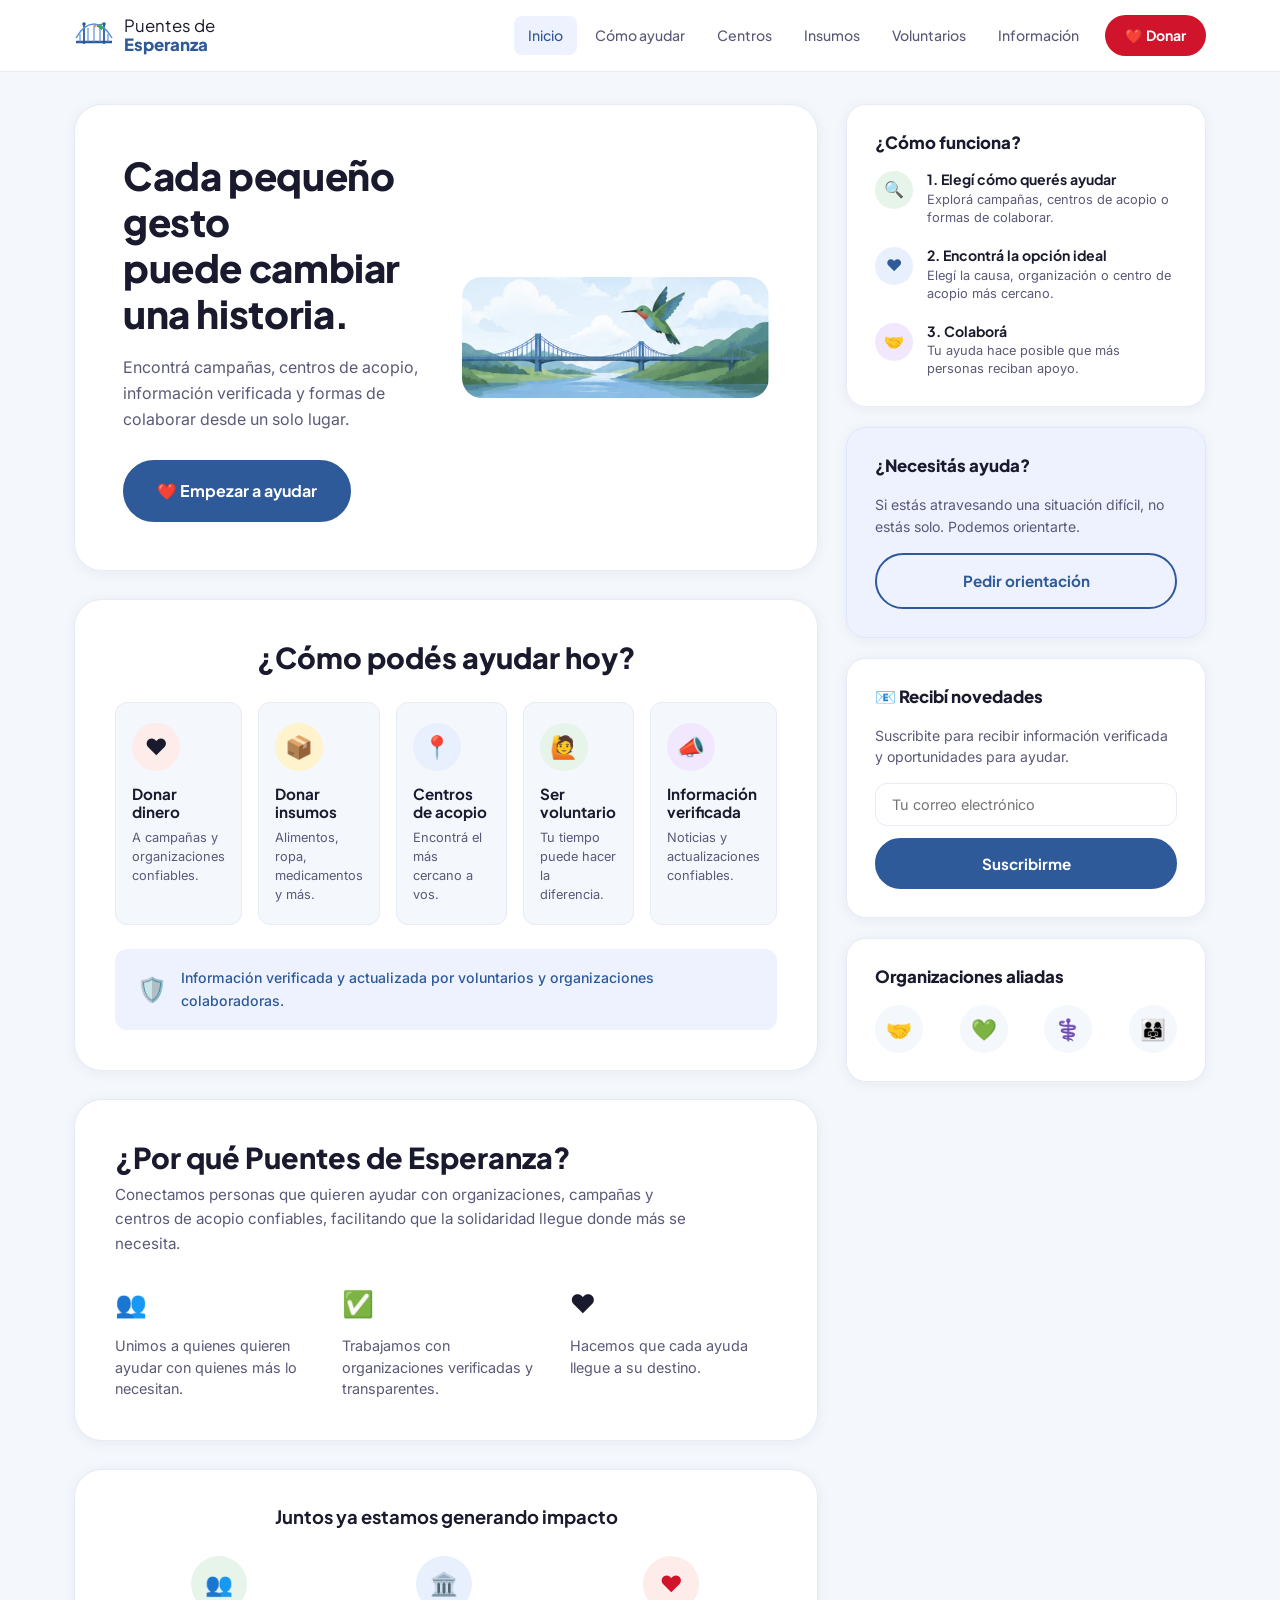
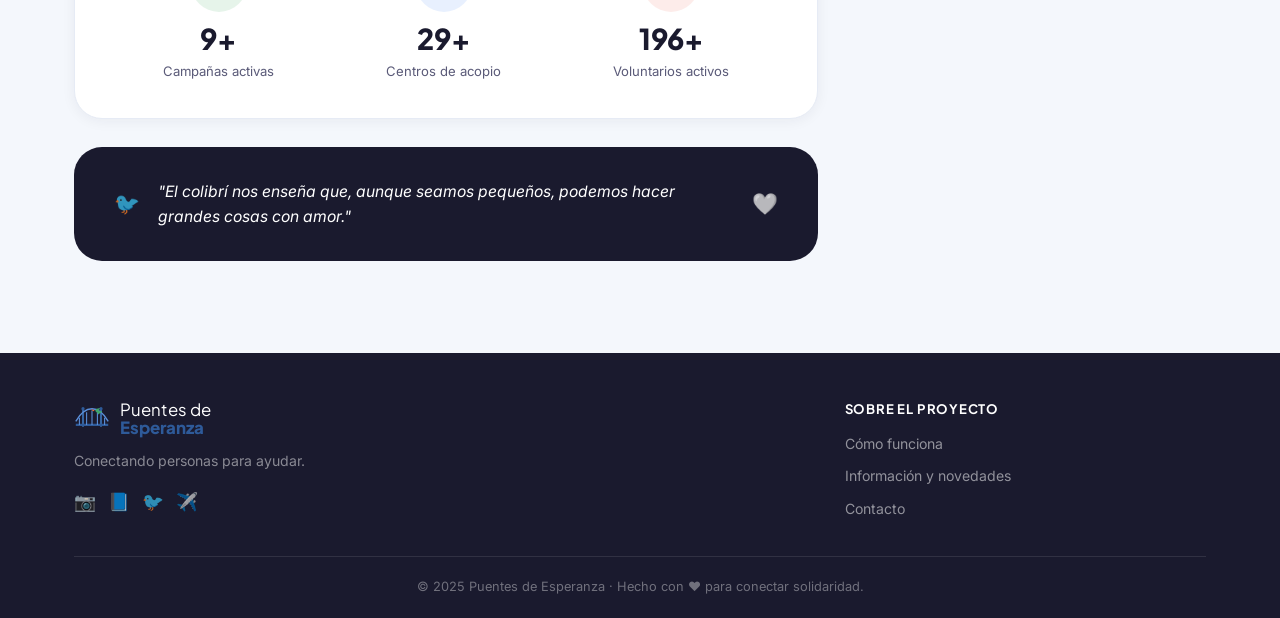
<file: index.html>
<!DOCTYPE html>
<html lang="es">
<head>
  <meta charset="UTF-8" />
  <meta name="viewport" content="width=device-width, initial-scale=1.0" />
  <title>Puentes de Esperanza · Conectando personas para ayudar</title>
  <meta name="description" content="Conectamos personas que quieren ayudar con organizaciones, campañas y centros de acopio confiables entre Argentina y Venezuela." />
  <link rel="preconnect" href="https://fonts.googleapis.com">
  <link href="https://fonts.googleapis.com/css2?family=Plus+Jakarta+Sans:wght@400;500;600;700;800&family=Inter:wght@400;500&display=swap" rel="stylesheet">
  <link rel="stylesheet" href="css/styles.css" />
</head>
<body data-page="home">

  <div id="header-root" data-active="inicio"></div>

  <div class="page-layout">
    <main class="main-col">

      <section class="hero-card">
        <div class="hero-text">
          <h1>Cada pequeño gesto<br>puede cambiar<br>una historia.</h1>
          <p>Encontrá campañas, centros de acopio, información verificada y formas de colaborar desde un solo lugar.</p>
          <a href="pages/donaciones.html" class="btn btn-primary btn-lg">❤️ Empezar a ayudar</a>
        </div>
        <div class="hero-visual">
          <img src="assets/hero-bridge-hummingbird.webp" alt="Puente colgante con colibrí volando, ilustración" />
        </div>
      </section>

      <section class="help-section" id="help-section-root"></section>
      <section class="why-section" id="why-section-root"></section>
      <section class="impact-section" id="impact-section-root"></section>

      <section class="quote-banner">
        <span class="quote-bird">🐦</span>
        <p>"El colibrí nos enseña que, aunque seamos pequeños, podemos hacer grandes cosas con amor."</p>
        <span class="quote-heart">🤍</span>
      </section>

    </main>

    <div id="sidebar-root"></div>
  </div>

  <div id="footer-root"></div>

  <script type="module" src="js/home.js"></script>
</body>
</html>
</file>
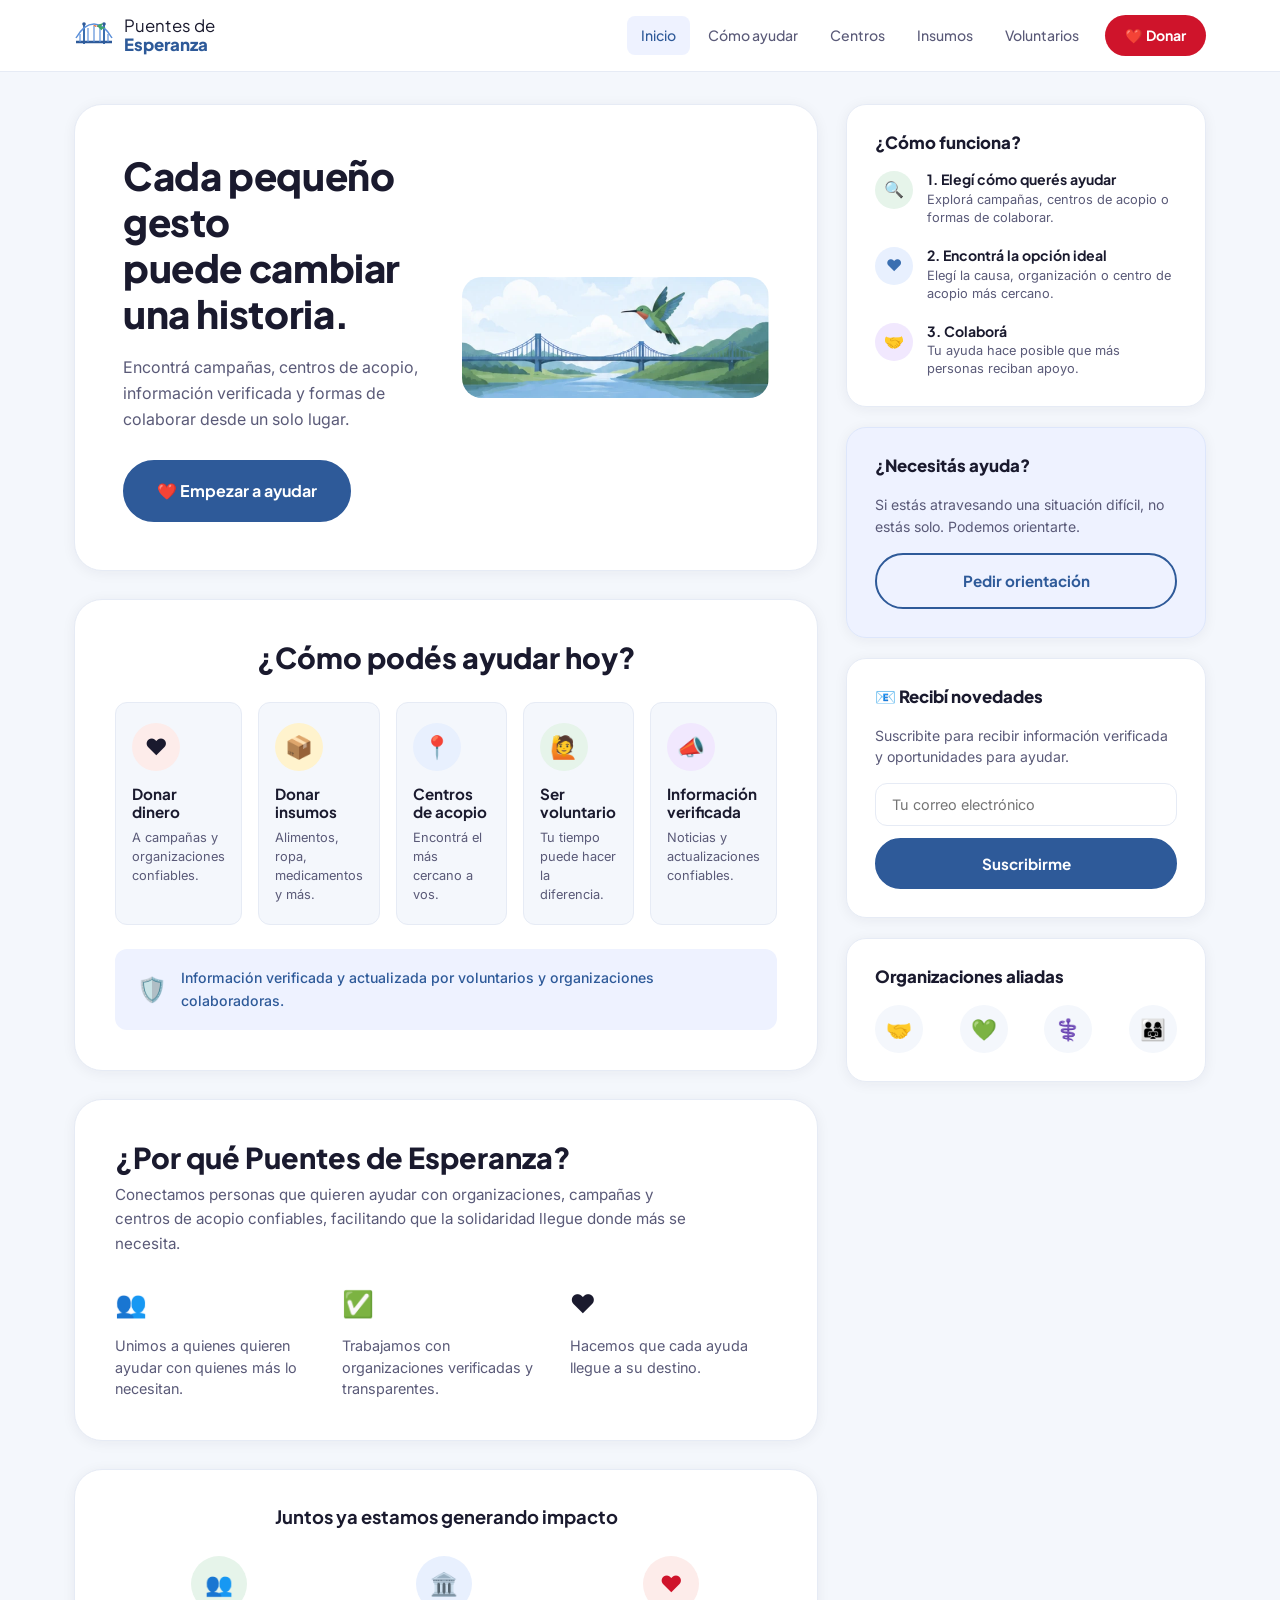
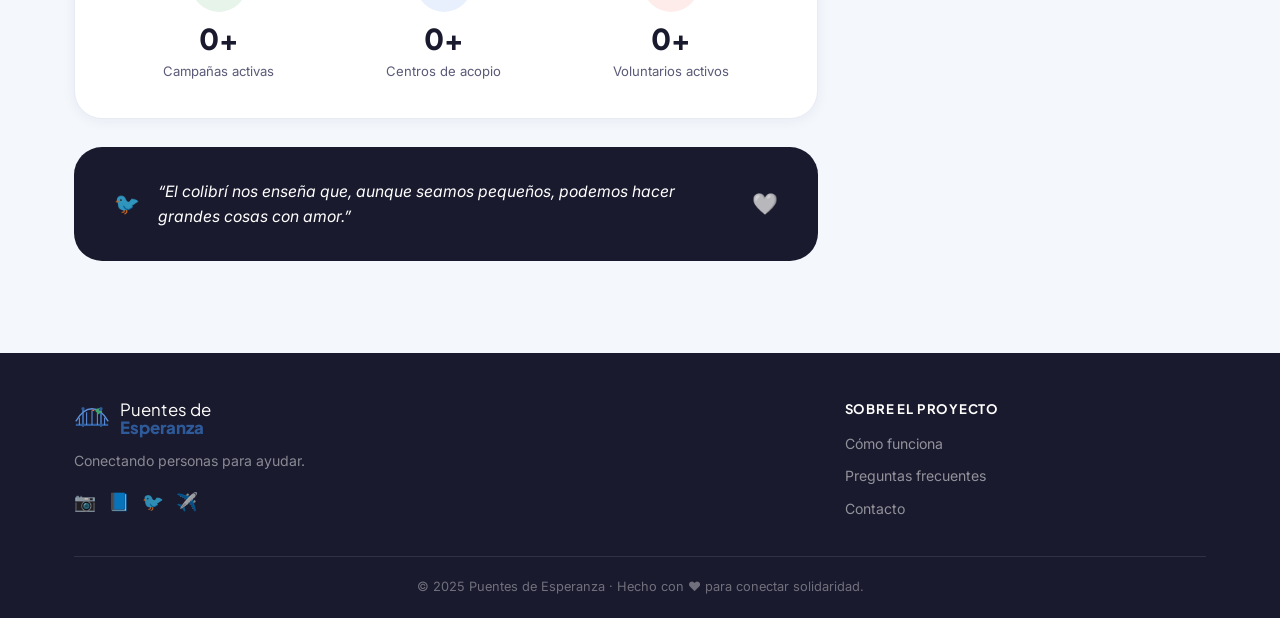
<file: index.html.html>
<!DOCTYPE html>
<html lang="es">
<head>
  <meta charset="UTF-8" />
  <meta name="viewport" content="width=device-width, initial-scale=1.0" />
  <title>Puentes de Esperanza · Conectando personas para ayudar</title>
  <link rel="preconnect" href="https://fonts.googleapis.com">
  <link href="https://fonts.googleapis.com/css2?family=Plus+Jakarta+Sans:wght@400;500;600;700;800&family=Inter:wght@400;500&display=swap" rel="stylesheet">
  <style>/* =========================================
   PUENTES DE ESPERANZA — Design System v2
   Paleta: Blanco · Celeste AR · Azul VE · Rojo · Amarillo
   ========================================= */

:root {
  --white:    #FFFFFF;
  --celeste:  #74BCEB;
  --azul:     #2E5A99;
  --azul-deep:#1A1A2E;
  --rojo:     #CF142B;
  --amarillo: #F4C430;
  --verde:    #2E9E6B;
  --bg:       #F4F7FC;
  --text:     #1A1A2E;
  --text-mid: #5A5A78;
  --text-light:#9090A8;
  --card-bg:  #FFFFFF;
  --border:   #E6EBF5;

  --radius-sm: 12px;
  --radius-md: 20px;
  --radius-lg: 28px;

  --shadow-sm: 0 2px 14px rgba(26,26,46,0.06);
  --shadow-md: 0 10px 32px rgba(26,26,46,0.10);

  --font-display: 'Plus Jakarta Sans', sans-serif;
  --font-body:    'Inter', sans-serif;
}

*, *::before, *::after { box-sizing: border-box; margin: 0; padding: 0; }
html { scroll-behavior: smooth; }

body {
  font-family: var(--font-body);
  background: var(--bg);
  color: var(--text);
  line-height: 1.6;
}

h1, h2, h3, h4 { font-family: var(--font-display); line-height: 1.2; }
a { text-decoration: none; color: inherit; }
img { max-width: 100%; display: block; }

.container { max-width: 1180px; margin: 0 auto; padding: 0 24px; }

/* ── BUTTONS ── */
.btn {
  display: inline-flex;
  align-items: center;
  justify-content: center;
  gap: 8px;
  padding: 14px 28px;
  border-radius: 50px;
  font-family: var(--font-display);
  font-weight: 700;
  font-size: 0.95rem;
  cursor: pointer;
  border: 2px solid transparent;
  transition: all 0.2s ease;
  white-space: nowrap;
}
.btn-lg { padding: 16px 32px; font-size: 1rem; }
.btn-block { width: 100%; }

.btn-primary { background: var(--azul); color: var(--white); border-color: var(--azul); }
.btn-primary:hover { background: #1f4377; transform: translateY(-2px); box-shadow: 0 8px 24px rgba(46,90,153,0.3); }

.btn-outline { background: transparent; color: var(--azul); border-color: var(--azul); }
.btn-outline:hover { background: var(--azul); color: white; }

/* ============================================
   NAV
   ============================================ */
.nav {
  position: sticky;
  top: 0; left: 0; right: 0;
  z-index: 100;
  background: rgba(255,255,255,0.95);
  backdrop-filter: blur(12px);
  border-bottom: 1px solid var(--border);
  height: 72px;
}
.nav-inner {
  max-width: 1180px;
  margin: 0 auto;
  padding: 0 24px;
  height: 100%;
  display: flex;
  align-items: center;
  justify-content: space-between;
}
.logo { display: flex; align-items: center; gap: 10px; }
.logo-icon { flex-shrink: 0; }
.logo-text {
  display: flex; flex-direction: column; line-height: 1.1;
  font-family: var(--font-display); font-size: 1.05rem; color: var(--text);
}
.logo-text strong { color: var(--azul); font-weight: 800; }

.nav-links { display: flex; align-items: center; gap: 4px; }
.nav-links a {
  font-family: var(--font-display);
  font-size: 0.88rem; font-weight: 500;
  color: var(--text-mid);
  padding: 8px 14px;
  border-radius: 8px;
  transition: all 0.2s;
}
.nav-links a:hover, .nav-links a.active { color: var(--azul); background: #EEF2FF; }

.nav-cta {
  background: var(--rojo) !important;
  color: white !important;
  border-radius: 50px !important;
  padding: 9px 20px !important;
  font-weight: 700 !important;
  margin-left: 8px;
}
.nav-cta:hover { background: #a5102a !important; transform: translateY(-1px); box-shadow: 0 4px 12px rgba(207,20,43,0.3); }

.hamburger {
  display: none; flex-direction: column; gap: 5px;
  background: none; border: none; cursor: pointer; padding: 8px;
}
.hamburger span { display: block; width: 24px; height: 2px; background: var(--text); border-radius: 2px; }

/* ============================================
   PAGE LAYOUT (main + sidebar)
   ============================================ */
.page-layout {
  max-width: 1180px;
  margin: 0 auto;
  padding: 32px 24px 64px;
  display: grid;
  grid-template-columns: 1fr 360px;
  gap: 28px;
  align-items: start;
}
.main-col { display: flex; flex-direction: column; gap: 28px; min-width: 0; }
.sidebar { display: flex; flex-direction: column; gap: 20px; position: sticky; top: 96px; }

/* ============================================
   HERO CARD
   ============================================ */
.hero-card {
  background: var(--card-bg);
  border-radius: var(--radius-lg);
  border: 1px solid var(--border);
  padding: 48px;
  display: grid;
  grid-template-columns: 1fr 1fr;
  gap: 32px;
  align-items: center;
  overflow: hidden;
  box-shadow: var(--shadow-sm);
}
.hero-text h1 {
  font-size: clamp(1.8rem, 3vw, 2.5rem);
  font-weight: 800;
  color: var(--text);
  margin-bottom: 18px;
  letter-spacing: -0.01em;
}
.hero-text p {
  font-size: 1rem;
  color: var(--text-mid);
  margin-bottom: 28px;
  max-width: 420px;
}
.hero-visual img {
  width: 100%;
  border-radius: var(--radius-md);
}

/* ============================================
   SECTION TITLES
   ============================================ */
.section-title {
  font-size: clamp(1.4rem, 2.5vw, 1.8rem);
  font-weight: 800;
  color: var(--text);
  margin-bottom: 8px;
}
.section-title.center { text-align: center; margin-bottom: 28px; }
.section-sub { font-size: 0.95rem; color: var(--text-mid); max-width: 580px; margin-bottom: 28px; }

/* ============================================
   HELP SECTION (5 circular icon cards)
   ============================================ */
.help-section {
  background: var(--card-bg);
  border-radius: var(--radius-lg);
  border: 1px solid var(--border);
  padding: 40px;
  box-shadow: var(--shadow-sm);
}
.help-grid {
  display: grid;
  grid-template-columns: repeat(5, 1fr);
  gap: 16px;
  margin-bottom: 24px;
}
.help-card {
  display: flex;
  flex-direction: column;
  align-items: flex-start;
  padding: 20px 16px;
  border-radius: var(--radius-sm);
  background: var(--bg);
  border: 1px solid var(--border);
  transition: all 0.2s;
}
.help-card:hover { transform: translateY(-4px); box-shadow: var(--shadow-md); border-color: transparent; }
.help-icon {
  width: 48px; height: 48px;
  border-radius: 50%;
  display: flex; align-items: center; justify-content: center;
  font-size: 1.4rem;
  margin-bottom: 14px;
}
.help-card h3 { font-size: 0.95rem; font-weight: 700; margin-bottom: 6px; color: var(--text); }
.help-card p { font-size: 0.8rem; color: var(--text-mid); line-height: 1.5; }

.verified-banner {
  display: flex;
  align-items: center;
  gap: 14px;
  background: #EEF2FF;
  border-radius: var(--radius-sm);
  padding: 18px 22px;
}
.verified-icon { font-size: 1.5rem; flex-shrink: 0; }
.verified-banner p { font-size: 0.88rem; color: var(--azul); font-weight: 500; }

/* ============================================
   WHY SECTION
   ============================================ */
.why-section {
  background: var(--card-bg);
  border-radius: var(--radius-lg);
  border: 1px solid var(--border);
  padding: 40px;
  box-shadow: var(--shadow-sm);
}
.why-grid {
  display: grid;
  grid-template-columns: repeat(3, 1fr);
  gap: 20px;
}
.why-item { display: flex; flex-direction: column; gap: 10px; }
.why-icon { font-size: 1.6rem; }
.why-item p { font-size: 0.9rem; color: var(--text-mid); line-height: 1.5; }

/* ============================================
   IMPACT SECTION
   ============================================ */
.impact-section {
  background: var(--card-bg);
  border-radius: var(--radius-lg);
  border: 1px solid var(--border);
  padding: 36px 40px;
  box-shadow: var(--shadow-sm);
}
.impact-title { font-size: 1.15rem; font-weight: 700; text-align: center; margin-bottom: 28px; }
.impact-row { display: flex; justify-content: space-around; gap: 16px; }
.impact-item { display: flex; flex-direction: column; align-items: center; gap: 8px; }
.impact-circle {
  width: 56px; height: 56px; border-radius: 50%;
  display: flex; align-items: center; justify-content: center;
  font-size: 1.4rem;
  margin-bottom: 4px;
}
.impact-num {
  font-family: var(--font-display);
  font-size: 1.8rem; font-weight: 800; color: var(--text);
  line-height: 1;
}
.impact-num::after { content: '+'; }
.impact-label { font-size: 0.82rem; color: var(--text-mid); text-align: center; }

/* ============================================
   QUOTE BANNER
   ============================================ */
.quote-banner {
  background: var(--azul-deep);
  border-radius: var(--radius-lg);
  padding: 32px 40px;
  display: flex;
  align-items: center;
  gap: 18px;
  color: white;
}
.quote-bird, .quote-heart { font-size: 1.3rem; flex-shrink: 0; opacity: 0.8; }
.quote-banner p { font-size: 0.98rem; font-style: italic; line-height: 1.6; flex: 1; }

/* ============================================
   SIDEBAR
   ============================================ */
.sidebar-card {
  background: var(--card-bg);
  border-radius: var(--radius-md);
  border: 1px solid var(--border);
  padding: 28px;
  box-shadow: var(--shadow-sm);
}
.sidebar-card h3 { font-size: 1.05rem; font-weight: 800; margin-bottom: 18px; }
.sidebar-card p { font-size: 0.88rem; color: var(--text-mid); margin-bottom: 16px; line-height: 1.5; }

.highlight-card { background: #EEF2FF; border-color: #DDE6FB; }

.steps { display: flex; flex-direction: column; gap: 20px; }
.step { display: flex; gap: 14px; align-items: flex-start; }
.step-num {
  width: 38px; height: 38px; border-radius: 50%;
  display: flex; align-items: center; justify-content: center;
  font-size: 1rem; flex-shrink: 0;
}
.step h4 { font-size: 0.88rem; font-weight: 700; margin-bottom: 3px; color: var(--text); }
.step p { font-size: 0.8rem; color: var(--text-mid); margin-bottom: 0; line-height: 1.4; }

.newsletter-form { display: flex; flex-direction: column; gap: 12px; }
.newsletter-form input {
  padding: 12px 16px;
  border: 1.5px solid var(--border);
  border-radius: var(--radius-sm);
  font-family: var(--font-body);
  font-size: 0.9rem;
  outline: none;
  transition: border-color 0.2s;
}
.newsletter-form input:focus { border-color: var(--azul); }

.allies-row { display: flex; gap: 12px; justify-content: space-between; }
.ally-icon {
  width: 48px; height: 48px;
  border-radius: 50%;
  background: var(--bg);
  display: flex; align-items: center; justify-content: center;
  font-size: 1.3rem;
}

/* ============================================
   INNER PAGE HERO
   ============================================ */
.page-hero {
  background: linear-gradient(135deg, var(--azul) 0%, #3B6FB0 100%);
  padding: 120px 24px 64px;
  text-align: center;
  color: white;
}
.page-hero h1 { font-size: clamp(2rem, 5vw, 3.2rem); font-weight: 800; margin-bottom: 16px; color: white; }
.page-hero p { font-size: 1.05rem; opacity: 0.85; max-width: 540px; margin: 0 auto; }
.page-content { padding: 56px 0 96px; }

/* ============================================
   GENERIC CARDS (inner pages)
   ============================================ */
.cards-grid { display: grid; grid-template-columns: repeat(auto-fill, minmax(280px, 1fr)); gap: 22px; }
.card {
  background: var(--card-bg);
  border: 1px solid var(--border);
  border-radius: var(--radius-md);
  padding: 26px;
  box-shadow: var(--shadow-sm);
  transition: all 0.2s;
}
.card:hover { box-shadow: var(--shadow-md); transform: translateY(-3px); }
.card-icon {
  width: 48px; height: 48px; border-radius: 50%;
  display: flex; align-items: center; justify-content: center;
  font-size: 1.4rem; margin-bottom: 16px;
}
.card h3 { font-size: 1.05rem; font-weight: 700; margin-bottom: 8px; }
.card p { font-size: 0.88rem; color: var(--text-mid); line-height: 1.5; }

/* ── FORM ── */
.form-group { display: flex; flex-direction: column; gap: 6px; margin-bottom: 18px; }
.form-group label { font-family: var(--font-display); font-size: 0.85rem; font-weight: 600; }
.form-group input, .form-group select, .form-group textarea {
  padding: 12px 16px; border: 1.5px solid var(--border); border-radius: var(--radius-sm);
  font-family: var(--font-body); font-size: 0.92rem; background: white; outline: none; transition: border-color 0.2s;
}
.form-group input:focus, .form-group select:focus, .form-group textarea:focus {
  border-color: var(--azul); box-shadow: 0 0 0 3px rgba(46,90,153,0.08);
}
.form-group textarea { min-height: 110px; resize: vertical; }
.form-row { display: grid; grid-template-columns: 1fr 1fr; gap: 16px; }
.form-card {
  background: var(--card-bg); border: 1px solid var(--border); border-radius: var(--radius-lg);
  padding: 36px; box-shadow: var(--shadow-sm); max-width: 640px; margin: 0 auto;
}

/* ── TABLE ── */
.insumos-table { width: 100%; border-collapse: collapse; background: white; border-radius: var(--radius-md); overflow: hidden; box-shadow: var(--shadow-sm); }
.insumos-table th { background: var(--azul); color: white; font-family: var(--font-display); font-size: 0.8rem; font-weight: 600; letter-spacing: 0.04em; text-transform: uppercase; padding: 14px 20px; text-align: left; }
.insumos-table td { padding: 14px 20px; font-size: 0.9rem; border-bottom: 1px solid var(--border); }
.insumos-table tr:last-child td { border-bottom: none; }
.insumos-table tr:hover td { background: #F4F7FC; }
.badge { display: inline-block; font-size: 0.7rem; font-weight: 700; font-family: var(--font-display); padding: 3px 10px; border-radius: 50px; text-transform: uppercase; letter-spacing: 0.03em; }
.badge-urgent { background: #FDECEA; color: var(--rojo); }
.badge-needed { background: #FFF3CD; color: #8B6914; }
.badge-ok { background: #E6F4EA; color: #1E7E34; }

.map-placeholder {
  background: linear-gradient(135deg, #EEF2FF 0%, #E8F0FE 100%);
  border: 2px dashed var(--celeste); border-radius: var(--radius-md);
  padding: 56px; text-align: center; color: var(--text-mid);
}
.map-placeholder .map-icon { font-size: 3.5rem; margin-bottom: 14px; }
.map-placeholder h3 { font-size: 1.1rem; font-weight: 700; margin-bottom: 8px; color: var(--text); }

.donation-options { display: grid; grid-template-columns: repeat(3, 1fr); gap: 16px; margin-bottom: 28px; }
.donation-card {
  background: white; border: 2px solid var(--border); border-radius: var(--radius-md);
  padding: 24px 18px; text-align: center; cursor: pointer; transition: all 0.2s;
}
.donation-card:hover, .donation-card.selected { border-color: var(--azul); box-shadow: 0 0 0 3px rgba(46,90,153,0.1); }
.donation-card.selected { background: #EEF2FF; }
.donation-amount { font-family: var(--font-display); font-size: 1.7rem; font-weight: 800; color: var(--azul); }
.donation-desc { font-size: 0.78rem; color: var(--text-mid); }

/* ============================================
   FOOTER
   ============================================ */
.footer { background: var(--azul-deep); color: rgba(255,255,255,0.75); padding: 48px 0 0; margin-top: 28px; }
.footer-grid { display: grid; grid-template-columns: 2fr 1fr; gap: 48px; padding-bottom: 36px; border-bottom: 1px solid rgba(255,255,255,0.1); }
.footer-brand .logo-text { color: white; }
.footer-brand p { font-size: 0.88rem; opacity: 0.65; margin: 12px 0 16px; }
.footer-social { display: flex; gap: 12px; font-size: 1.1rem; }
.footer-links { display: flex; flex-direction: column; gap: 10px; }
.footer-links h4 { color: white; font-family: var(--font-display); font-size: 0.82rem; font-weight: 700; letter-spacing: 0.06em; text-transform: uppercase; margin-bottom: 6px; }
.footer-links a { font-size: 0.88rem; opacity: 0.7; transition: opacity 0.2s; }
.footer-links a:hover { opacity: 1; color: var(--celeste); }
.footer-bottom { padding: 20px 0; text-align: center; font-size: 0.8rem; opacity: 0.5; }

/* ============================================
   RESPONSIVE
   ============================================ */
@media (max-width: 980px) {
  .page-layout { grid-template-columns: 1fr; }
  .sidebar { position: static; }
  .hero-card { grid-template-columns: 1fr; }
  .hero-visual { order: -1; }
  .help-grid { grid-template-columns: repeat(3, 1fr); }
  .why-grid { grid-template-columns: 1fr; }
}

@media (max-width: 600px) {
  .nav-links {
    display: none; position: fixed; top: 72px; left: 0; right: 0;
    background: white; flex-direction: column; align-items: stretch;
    padding: 16px; border-bottom: 1px solid var(--border); box-shadow: var(--shadow-md); gap: 4px;
  }
  .nav-links.open { display: flex; }
  .nav-links a { padding: 12px 16px; border-radius: 8px; }
  .hamburger { display: flex; }

  .page-layout { padding: 20px 16px 48px; gap: 20px; }
  .hero-card, .help-section, .why-section, .impact-section { padding: 24px; }
  .help-grid { grid-template-columns: 1fr 1fr; }
  .impact-row { flex-direction: column; gap: 24px; }
  .quote-banner { flex-direction: column; text-align: center; padding: 28px 24px; }
  .footer-grid { grid-template-columns: 1fr; gap: 28px; }
  .form-row { grid-template-columns: 1fr; }
  .donation-options { grid-template-columns: 1fr; }
}

@media (prefers-reduced-motion: reduce) {
  *, .help-card, .card { transition: none !important; }
}
</style>
</head>
<body>

  <!-- NAV -->
  <header class="nav">
    <div class="nav-inner">
      <a href="index.html" class="logo">
        <img src="data:image/svg+xml,%3Csvg%20width%3D%2240%22%20height%3D%2232%22%20viewBox%3D%220%200%2040%2032%22%20fill%3D%22none%22%20xmlns%3D%22http%3A//www.w3.org/2000/svg%22%3E%0A%20%20%3C%21--%20Bridge%20towers%20--%3E%0A%20%20%3Cline%20x1%3D%2210%22%20y1%3D%224%22%20x2%3D%2210%22%20y2%3D%2224%22%20stroke%3D%22%233B6FB0%22%20stroke-width%3D%222%22/%3E%0A%20%20%3Cline%20x1%3D%2230%22%20y1%3D%224%22%20x2%3D%2230%22%20y2%3D%2224%22%20stroke%3D%22%233B6FB0%22%20stroke-width%3D%222%22/%3E%0A%20%20%3C%21--%20Main%20cables%20--%3E%0A%20%20%3Cpath%20d%3D%22M2%2018%20Q10%204%2020%204%20Q30%204%2038%2018%22%20stroke%3D%22%235B8FD9%22%20stroke-width%3D%221.5%22%20fill%3D%22none%22/%3E%0A%20%20%3C%21--%20Deck%20--%3E%0A%20%20%3Cline%20x1%3D%222%22%20y1%3D%2222%22%20x2%3D%2238%22%20y2%3D%2222%22%20stroke%3D%22%232E5A99%22%20stroke-width%3D%222.5%22/%3E%0A%20%20%3C%21--%20Vertical%20suspenders%20--%3E%0A%20%20%3Cline%20x1%3D%226%22%20y1%3D%2214%22%20x2%3D%226%22%20y2%3D%2222%22%20stroke%3D%22%235B8FD9%22%20stroke-width%3D%221.2%22/%3E%0A%20%20%3Cline%20x1%3D%2214%22%20y1%3D%228%22%20x2%3D%2214%22%20y2%3D%2222%22%20stroke%3D%22%235B8FD9%22%20stroke-width%3D%221.2%22/%3E%0A%20%20%3Cline%20x1%3D%2220%22%20y1%3D%226%22%20x2%3D%2220%22%20y2%3D%2222%22%20stroke%3D%22%235B8FD9%22%20stroke-width%3D%221.2%22/%3E%0A%20%20%3Cline%20x1%3D%2226%22%20y1%3D%228%22%20x2%3D%2226%22%20y2%3D%2222%22%20stroke%3D%22%235B8FD9%22%20stroke-width%3D%221.2%22/%3E%0A%20%20%3Cline%20x1%3D%2234%22%20y1%3D%2214%22%20x2%3D%2234%22%20y2%3D%2222%22%20stroke%3D%22%235B8FD9%22%20stroke-width%3D%221.2%22/%3E%0A%20%20%3C%21--%20Tower%20tops%20--%3E%0A%20%20%3Ccircle%20cx%3D%2210%22%20cy%3D%224%22%20r%3D%221.8%22%20fill%3D%22%232E5A99%22/%3E%0A%20%20%3Ccircle%20cx%3D%2230%22%20cy%3D%224%22%20r%3D%221.8%22%20fill%3D%22%232E5A99%22/%3E%0A%20%20%3C%21--%20Hummingbird%20--%3E%0A%20%20%3Cg%20transform%3D%22translate%2818%2C1%29%20scale%280.85%29%22%3E%0A%20%20%20%20%3Cpath%20d%3D%22M6%206%20Q9%202%2013%203%20Q11%205%2011%207%20Q14%206%2016%208%20Q12%209%2011%2011%20Q9%209%206%206Z%22%20fill%3D%22%233FA66B%22/%3E%0A%20%20%20%20%3Cpath%20d%3D%22M6%206%20Q3%204%201%205%20Q3%206%204%207Z%22%20fill%3D%22%23E8743B%22/%3E%0A%20%20%20%20%3Ccircle%20cx%3D%226.5%22%20cy%3D%226%22%20r%3D%220.6%22%20fill%3D%22%231A1A2E%22/%3E%0A%20%20%3C/g%3E%0A%3C/svg%3E%0A" alt="" class="logo-icon" width="40" height="32">
        <span class="logo-text">Puentes de<strong>Esperanza</strong></span>
      </a>
      <button class="hamburger" id="hamburger" aria-label="Abrir menú">
        <span></span><span></span><span></span>
      </button>
      <nav class="nav-links" id="navLinks">
        <a href="index.html" class="active">Inicio</a>
        <a href="pages/como-ayudar.html">Cómo ayudar</a>
        <a href="pages/centros.html">Centros</a>
        <a href="pages/insumos.html">Insumos</a>
        <a href="pages/voluntarios.html">Voluntarios</a>
        <a href="pages/donaciones.html" class="nav-cta">❤️ Donar</a>
      </nav>
    </div>
  </header>

  <div class="page-layout">
    <!-- MAIN COLUMN -->
    <main class="main-col">

      <!-- HERO -->
      <section class="hero-card">
        <div class="hero-text">
          <h1>Cada pequeño gesto<br>puede cambiar<br>una historia.</h1>
          <p>Encontrá campañas, centros de acopio, información verificada y formas de colaborar desde un solo lugar.</p>
          <a href="pages/donaciones.html" class="btn btn-primary btn-lg">❤️ Empezar a ayudar</a>
        </div>
        <div class="hero-visual">
          <img src="[data-uri]" alt="Puente colgante con colibrí volando, ilustración" />
        </div>
      </section>

      <!-- CÓMO AYUDAR HOY -->
      <section class="help-section">
        <h2 class="section-title center">¿Cómo podés ayudar hoy?</h2>
        <div class="help-grid">
          <a href="pages/donaciones.html" class="help-card">
            <div class="help-icon" style="background:#FDECEA;">❤️</div>
            <h3>Donar dinero</h3>
            <p>A campañas y organizaciones confiables.</p>
          </a>
          <a href="pages/insumos.html" class="help-card">
            <div class="help-icon" style="background:#FFF3CD;">📦</div>
            <h3>Donar insumos</h3>
            <p>Alimentos, ropa, medicamentos y más.</p>
          </a>
          <a href="pages/centros.html" class="help-card">
            <div class="help-icon" style="background:#E8F0FE;">📍</div>
            <h3>Centros de acopio</h3>
            <p>Encontrá el más cercano a vos.</p>
          </a>
          <a href="pages/voluntarios.html" class="help-card">
            <div class="help-icon" style="background:#E6F4EA;">🙋</div>
            <h3>Ser voluntario</h3>
            <p>Tu tiempo puede hacer la diferencia.</p>
          </a>
          <a href="pages/como-ayudar.html" class="help-card">
            <div class="help-icon" style="background:#F1E8FE;">📣</div>
            <h3>Información verificada</h3>
            <p>Noticias y actualizaciones confiables.</p>
          </a>
        </div>

        <div class="verified-banner">
          <span class="verified-icon">🛡️</span>
          <p>Información verificada y actualizada por voluntarios y organizaciones colaboradoras.</p>
        </div>
      </section>

      <!-- POR QUÉ -->
      <section class="why-section">
        <h2 class="section-title">¿Por qué Puentes de Esperanza?</h2>
        <p class="section-sub">Conectamos personas que quieren ayudar con organizaciones, campañas y centros de acopio confiables, facilitando que la solidaridad llegue donde más se necesita.</p>
        <div class="why-grid">
          <div class="why-item">
            <span class="why-icon">👥</span>
            <p>Unimos a quienes quieren ayudar con quienes más lo necesitan.</p>
          </div>
          <div class="why-item">
            <span class="why-icon">✅</span>
            <p>Trabajamos con organizaciones verificadas y transparentes.</p>
          </div>
          <div class="why-item">
            <span class="why-icon">❤️</span>
            <p>Hacemos que cada ayuda llegue a su destino.</p>
          </div>
        </div>
      </section>

      <!-- IMPACTO -->
      <section class="impact-section">
        <h3 class="impact-title">Juntos ya estamos generando impacto</h3>
        <div class="impact-row">
          <div class="impact-item">
            <div class="impact-circle" style="background:#E6F4EA; color:#2E9E6B;">👥</div>
            <span class="impact-num" data-target="15">0</span>
            <span class="impact-label">Campañas activas</span>
          </div>
          <div class="impact-item">
            <div class="impact-circle" style="background:#E8F0FE; color:#3B6FB0;">🏛️</div>
            <span class="impact-num" data-target="48">0</span>
            <span class="impact-label">Centros de acopio</span>
          </div>
          <div class="impact-item">
            <div class="impact-circle" style="background:#FDECEA; color:#CF142B;">❤️</div>
            <span class="impact-num" data-target="320">0</span>
            <span class="impact-label">Voluntarios activos</span>
          </div>
        </div>
      </section>

      <!-- CITA -->
      <section class="quote-banner">
        <span class="quote-bird">🐦</span>
        <p>“El colibrí nos enseña que, aunque seamos pequeños, podemos hacer grandes cosas con amor.”</p>
        <span class="quote-heart">🤍</span>
      </section>

    </main>

    <!-- SIDEBAR -->
    <aside class="sidebar">
      <div class="sidebar-card">
        <h3>¿Cómo funciona?</h3>
        <div class="steps">
          <div class="step">
            <div class="step-num" style="background:#E6F4EA; color:#2E9E6B;">🔍</div>
            <div>
              <h4>1. Elegí cómo querés ayudar</h4>
              <p>Explorá campañas, centros de acopio o formas de colaborar.</p>
            </div>
          </div>
          <div class="step">
            <div class="step-num" style="background:#E8F0FE; color:#3B6FB0;">❤️</div>
            <div>
              <h4>2. Encontrá la opción ideal</h4>
              <p>Elegí la causa, organización o centro de acopio más cercano.</p>
            </div>
          </div>
          <div class="step">
            <div class="step-num" style="background:#F1E8FE; color:#8B5CF6;">🤝</div>
            <div>
              <h4>3. Colaborá</h4>
              <p>Tu ayuda hace posible que más personas reciban apoyo.</p>
            </div>
          </div>
        </div>
      </div>

      <div class="sidebar-card highlight-card">
        <h3>¿Necesitás ayuda?</h3>
        <p>Si estás atravesando una situación difícil, no estás solo. Podemos orientarte.</p>
        <a href="pages/como-ayudar.html" class="btn btn-outline btn-block">Pedir orientación</a>
      </div>

      <div class="sidebar-card">
        <h3>📧 Recibí novedades</h3>
        <p>Suscribite para recibir información verificada y oportunidades para ayudar.</p>
        <form class="newsletter-form" id="newsletterForm">
          <input type="email" placeholder="Tu correo electrónico" required>
          <button type="submit" class="btn btn-primary btn-block">Suscribirme</button>
        </form>
      </div>

      <div class="sidebar-card">
        <h3>Organizaciones aliadas</h3>
        <div class="allies-row">
          <span class="ally-icon">🤝</span>
          <span class="ally-icon">💚</span>
          <span class="ally-icon">⚕️</span>
          <span class="ally-icon">👨‍👩‍👧</span>
        </div>
      </div>
    </aside>
  </div>

  <!-- FOOTER -->
  <footer class="footer">
    <div class="container">
      <div class="footer-grid">
        <div class="footer-brand">
          <a href="index.html" class="logo">
            <img src="data:image/svg+xml,%3Csvg%20width%3D%2240%22%20height%3D%2232%22%20viewBox%3D%220%200%2040%2032%22%20fill%3D%22none%22%20xmlns%3D%22http%3A//www.w3.org/2000/svg%22%3E%0A%20%20%3C%21--%20Bridge%20towers%20--%3E%0A%20%20%3Cline%20x1%3D%2210%22%20y1%3D%224%22%20x2%3D%2210%22%20y2%3D%2224%22%20stroke%3D%22%233B6FB0%22%20stroke-width%3D%222%22/%3E%0A%20%20%3Cline%20x1%3D%2230%22%20y1%3D%224%22%20x2%3D%2230%22%20y2%3D%2224%22%20stroke%3D%22%233B6FB0%22%20stroke-width%3D%222%22/%3E%0A%20%20%3C%21--%20Main%20cables%20--%3E%0A%20%20%3Cpath%20d%3D%22M2%2018%20Q10%204%2020%204%20Q30%204%2038%2018%22%20stroke%3D%22%235B8FD9%22%20stroke-width%3D%221.5%22%20fill%3D%22none%22/%3E%0A%20%20%3C%21--%20Deck%20--%3E%0A%20%20%3Cline%20x1%3D%222%22%20y1%3D%2222%22%20x2%3D%2238%22%20y2%3D%2222%22%20stroke%3D%22%232E5A99%22%20stroke-width%3D%222.5%22/%3E%0A%20%20%3C%21--%20Vertical%20suspenders%20--%3E%0A%20%20%3Cline%20x1%3D%226%22%20y1%3D%2214%22%20x2%3D%226%22%20y2%3D%2222%22%20stroke%3D%22%235B8FD9%22%20stroke-width%3D%221.2%22/%3E%0A%20%20%3Cline%20x1%3D%2214%22%20y1%3D%228%22%20x2%3D%2214%22%20y2%3D%2222%22%20stroke%3D%22%235B8FD9%22%20stroke-width%3D%221.2%22/%3E%0A%20%20%3Cline%20x1%3D%2220%22%20y1%3D%226%22%20x2%3D%2220%22%20y2%3D%2222%22%20stroke%3D%22%235B8FD9%22%20stroke-width%3D%221.2%22/%3E%0A%20%20%3Cline%20x1%3D%2226%22%20y1%3D%228%22%20x2%3D%2226%22%20y2%3D%2222%22%20stroke%3D%22%235B8FD9%22%20stroke-width%3D%221.2%22/%3E%0A%20%20%3Cline%20x1%3D%2234%22%20y1%3D%2214%22%20x2%3D%2234%22%20y2%3D%2222%22%20stroke%3D%22%235B8FD9%22%20stroke-width%3D%221.2%22/%3E%0A%20%20%3C%21--%20Tower%20tops%20--%3E%0A%20%20%3Ccircle%20cx%3D%2210%22%20cy%3D%224%22%20r%3D%221.8%22%20fill%3D%22%232E5A99%22/%3E%0A%20%20%3Ccircle%20cx%3D%2230%22%20cy%3D%224%22%20r%3D%221.8%22%20fill%3D%22%232E5A99%22/%3E%0A%20%20%3C%21--%20Hummingbird%20--%3E%0A%20%20%3Cg%20transform%3D%22translate%2818%2C1%29%20scale%280.85%29%22%3E%0A%20%20%20%20%3Cpath%20d%3D%22M6%206%20Q9%202%2013%203%20Q11%205%2011%207%20Q14%206%2016%208%20Q12%209%2011%2011%20Q9%209%206%206Z%22%20fill%3D%22%233FA66B%22/%3E%0A%20%20%20%20%3Cpath%20d%3D%22M6%206%20Q3%204%201%205%20Q3%206%204%207Z%22%20fill%3D%22%23E8743B%22/%3E%0A%20%20%20%20%3Ccircle%20cx%3D%226.5%22%20cy%3D%226%22%20r%3D%220.6%22%20fill%3D%22%231A1A2E%22/%3E%0A%20%20%3C/g%3E%0A%3C/svg%3E%0A" alt="" class="logo-icon" width="36" height="29">
            <span class="logo-text">Puentes de<strong>Esperanza</strong></span>
          </a>
          <p>Conectando personas para ayudar.</p>
          <div class="footer-social">
            <span>📷</span><span>📘</span><span>🐦</span><span>✈️</span>
          </div>
        </div>
        <div class="footer-links">
          <h4>Sobre el proyecto</h4>
          <a href="pages/como-ayudar.html">Cómo funciona</a>
          <a href="pages/como-ayudar.html">Preguntas frecuentes</a>
          <a href="pages/voluntarios.html">Contacto</a>
        </div>
      </div>
      <div class="footer-bottom">
        <p>© 2025 Puentes de Esperanza · Hecho con ❤️ para conectar solidaridad.</p>
      </div>
    </div>
  </footer>

  
</body>
</html>
</file>
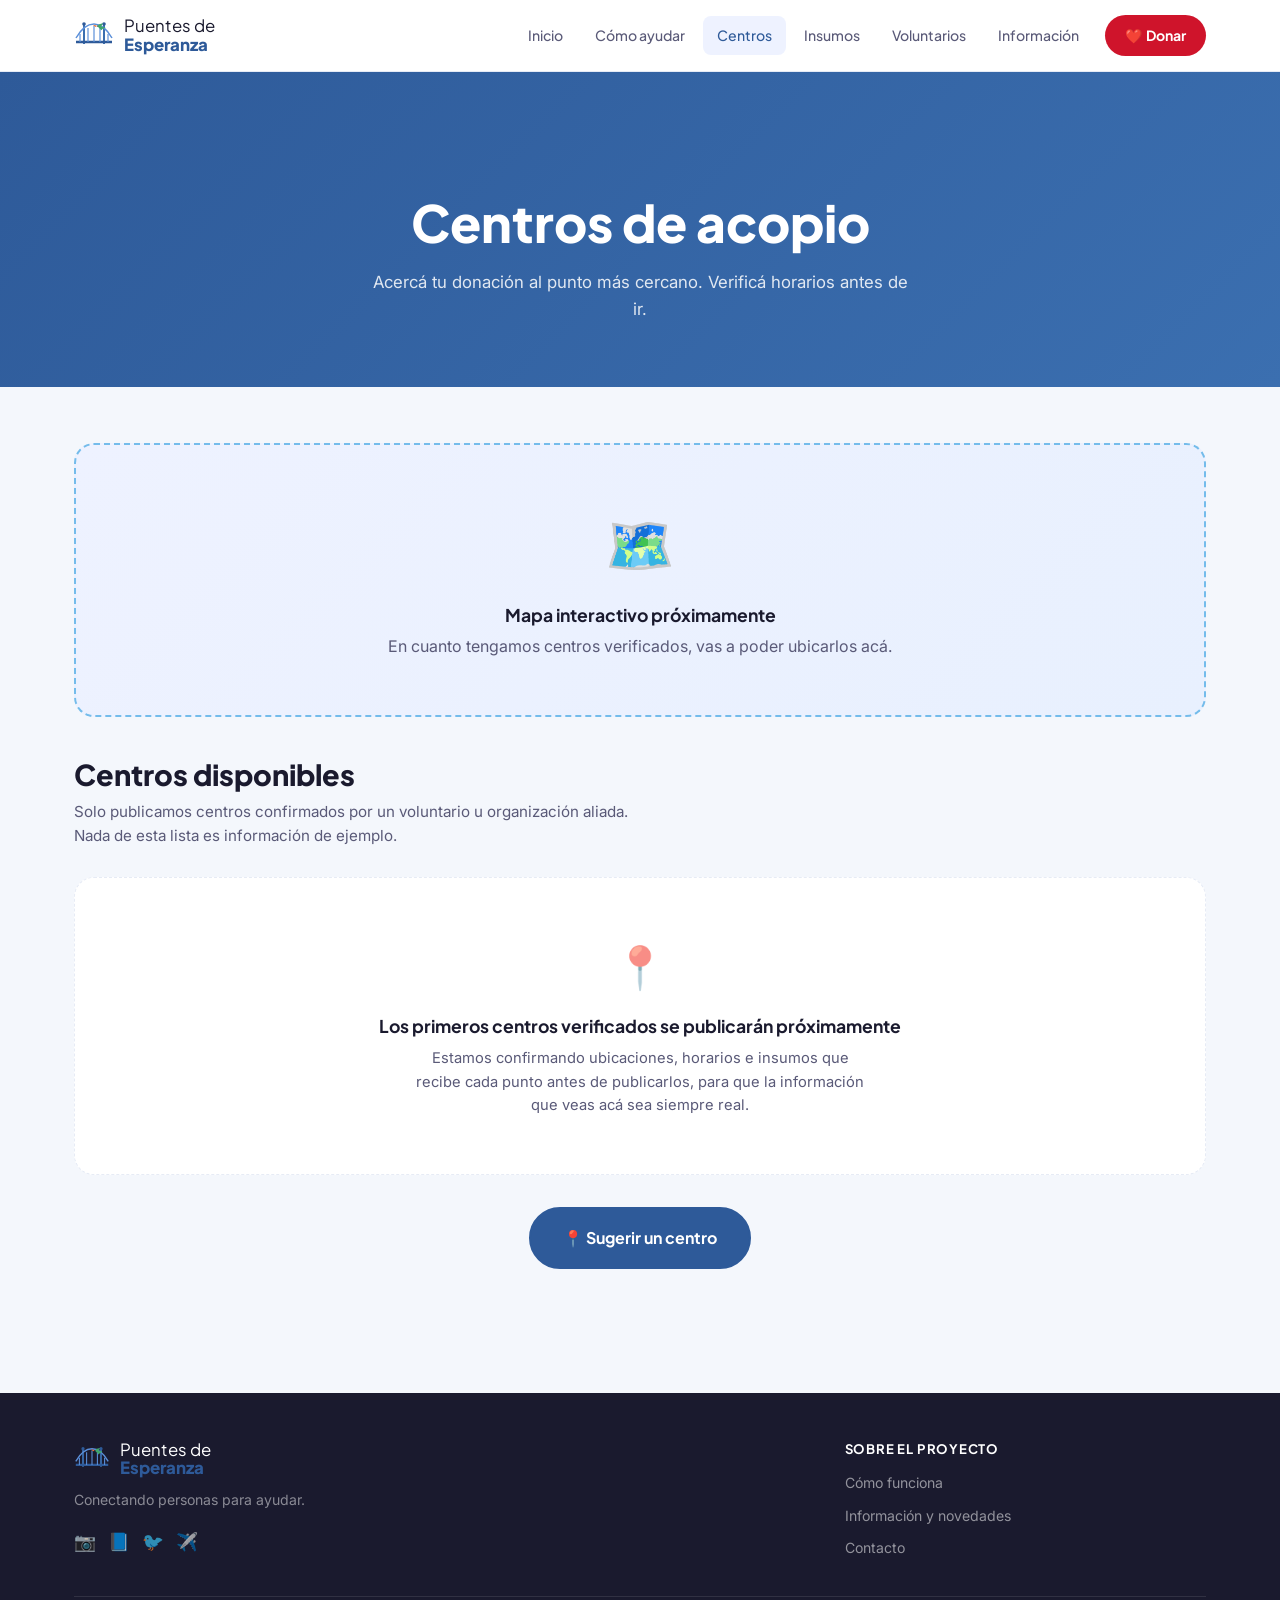
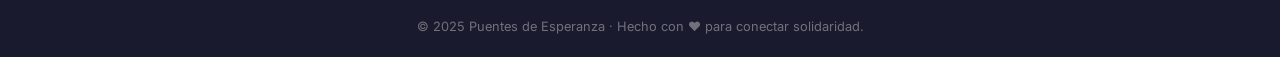
<file: pages/centros.html>
<!DOCTYPE html>
<html lang="es">
<head>
  <meta charset="UTF-8" />
  <meta name="viewport" content="width=device-width, initial-scale=1.0" />
  <title>Centros de acopio · Puentes de Esperanza</title>
  <link rel="preconnect" href="https://fonts.googleapis.com">
  <link href="https://fonts.googleapis.com/css2?family=Plus+Jakarta+Sans:wght@400;500;600;700;800&family=Inter:wght@400;500&display=swap" rel="stylesheet">
  <link rel="stylesheet" href="../css/styles.css" />
</head>
<body data-page="centros">

  <div id="header-root"></div>
  <div id="hero-root"></div>

  <div class="page-content">
    <div class="container">

      <div class="map-placeholder" style="margin-bottom:40px;">
        <div class="map-icon">🗺️</div>
        <h3>Mapa interactivo próximamente</h3>
        <p>En cuanto tengamos centros verificados, vas a poder ubicarlos acá.</p>
      </div>

      <h2 class="section-title">Centros disponibles</h2>
      <p class="section-sub">Solo publicamos centros confirmados por un voluntario u organización aliada. Nada de esta lista es información de ejemplo.</p>

      <!-- Se completa dinámicamente: estado vacío si no hay centros cargados,
           o la grilla de tarjetas si COLLECTION_CENTERS tiene datos reales. -->
      <div id="centers-section-root"></div>

      <div style="text-align:center; margin-top:32px;">
        <a href="voluntarios.html" class="btn btn-primary btn-lg" id="suggest-center-btn">📍 Sugerir un centro</a>
      </div>

    </div>
  </div>

  <div id="footer-root"></div>

  <script type="module">
    import { renderLayout } from "../js/header.js";
    import { PageHero, CardGrid, COLLECTION_CENTERS } from "../js/site.js";

    renderLayout({ activeKey: "centros", basePath: ".." });

    document.getElementById("hero-root").outerHTML = PageHero({
      title: "Centros de acopio",
      subtitle: "Acercá tu donación al punto más cercano. Verificá horarios antes de ir.",
    });

    const sectionRoot = document.getElementById("centers-section-root");

    if (COLLECTION_CENTERS.length === 0) {
      // Estado vacío: todavía no hay centros verificados publicados.
      sectionRoot.innerHTML = `
        <div class="empty-state">
          <div class="empty-state-icon">📍</div>
          <h3>Los primeros centros verificados se publicarán próximamente</h3>
          <p>Estamos confirmando ubicaciones, horarios e insumos que recibe cada punto antes de publicarlos, para que la información que veas acá sea siempre real.</p>
        </div>`;
    } else {
      // Hay datos reales cargados: se renderiza la grilla normalmente.
      const cards = COLLECTION_CENTERS.map(
        (c) => `
        <div class="card">
          <div class="card-icon bg-blue">📍</div>
          <h3>${c.name}</h3>
          <p>${c.address}<br>
          🕐 ${c.hours}<br>
          📦 Recibe: ${c.accepts}</p>
        </div>`
      );
      sectionRoot.outerHTML = CardGrid(cards, { id: "centers-section-root" });
    }
  </script>
</body>
</html>
</file>
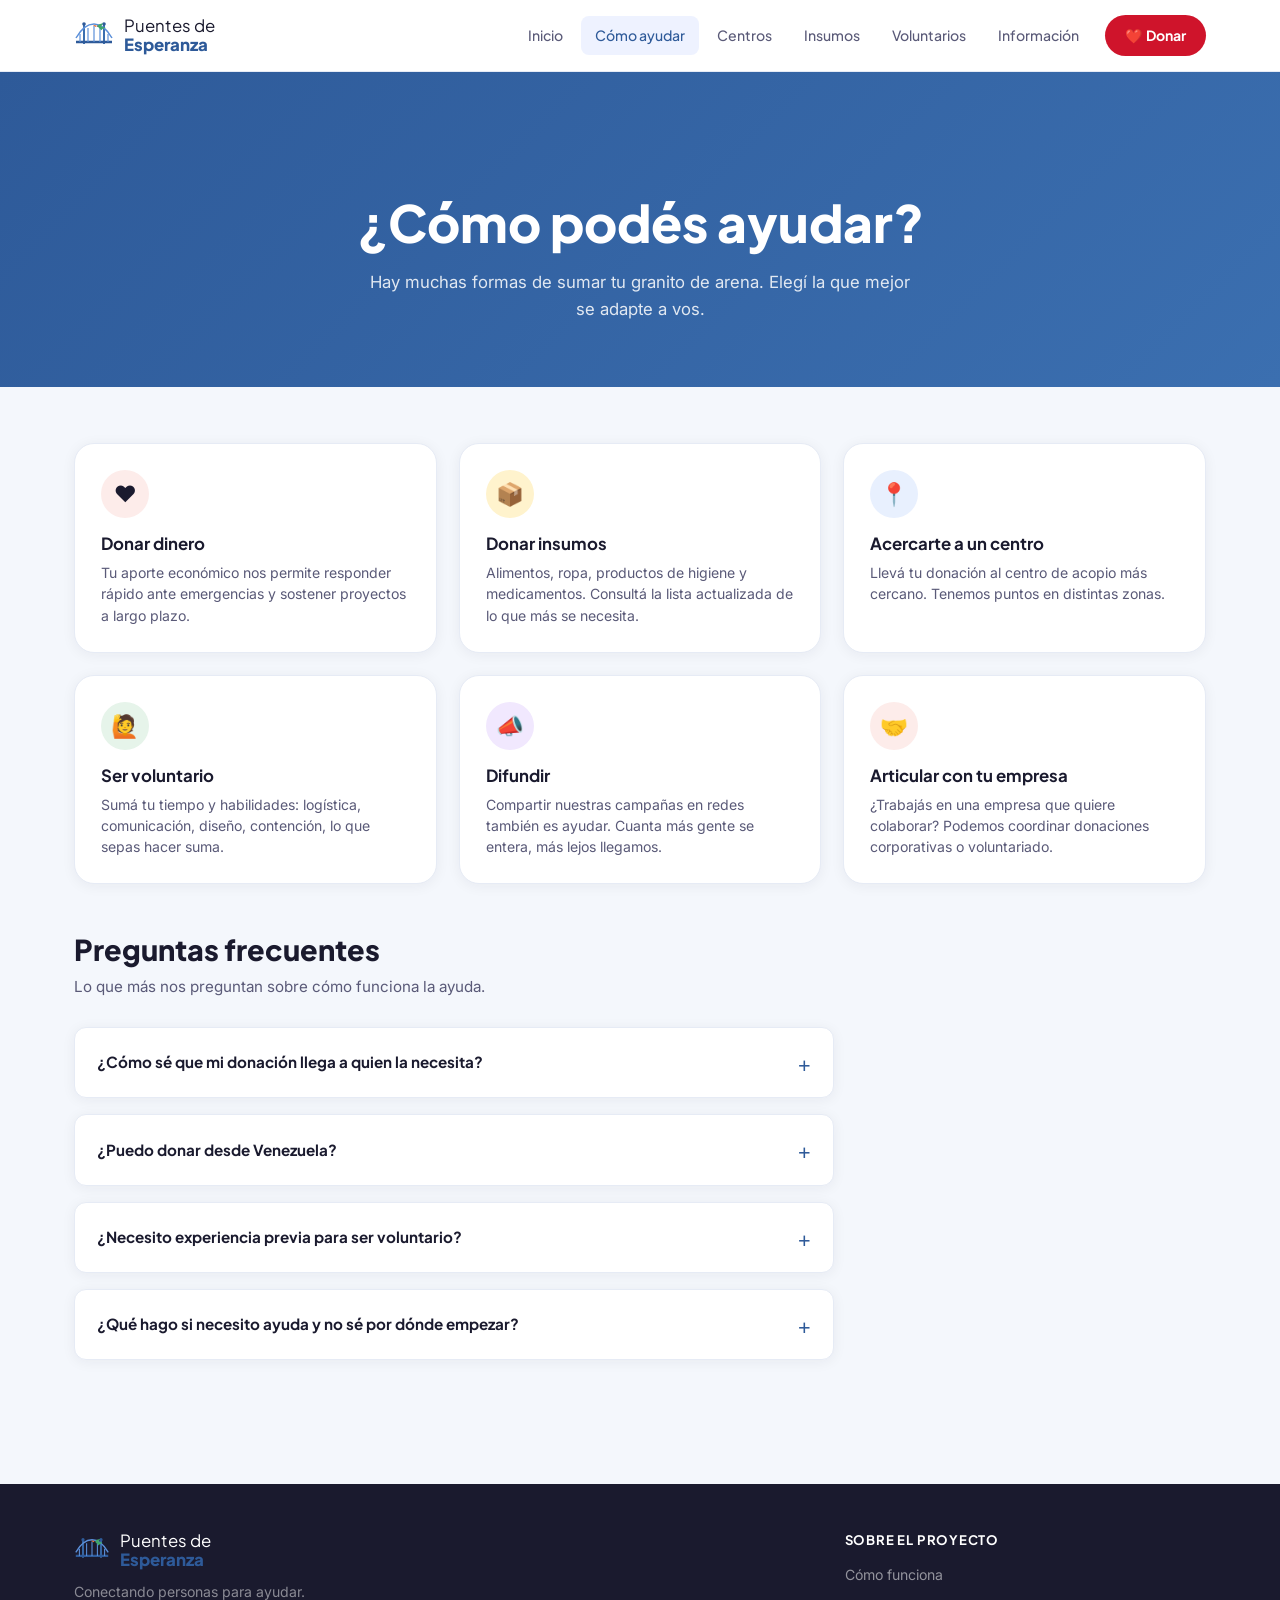
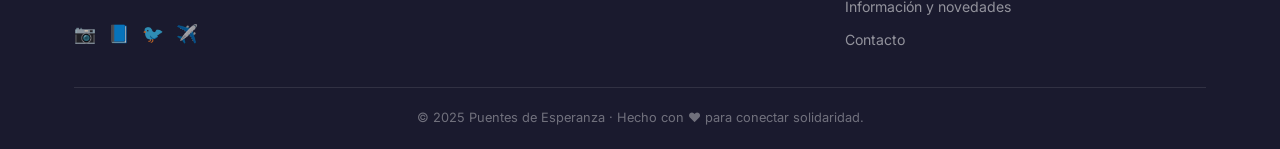
<file: pages/como-ayudar.html>
<!DOCTYPE html>
<html lang="es">
<head>
  <meta charset="UTF-8" />
  <meta name="viewport" content="width=device-width, initial-scale=1.0" />
  <title>Cómo ayudar · Puentes de Esperanza</title>
  <link rel="preconnect" href="https://fonts.googleapis.com">
  <link href="https://fonts.googleapis.com/css2?family=Plus+Jakarta+Sans:wght@400;500;600;700;800&family=Inter:wght@400;500&display=swap" rel="stylesheet">
  <link rel="stylesheet" href="../css/styles.css" />
</head>
<body data-page="como-ayudar">

  <div id="header-root"></div>
  <div id="hero-root"></div>

  <div class="page-content">
    <div class="container">
      <div id="ways-grid-root" style="margin-bottom:48px;"></div>

      <h2 class="section-title">Preguntas frecuentes</h2>
      <p class="section-sub">Lo que más nos preguntan sobre cómo funciona la ayuda.</p>
      <div id="faq-root"></div>
    </div>
  </div>

  <div id="footer-root"></div>

  <script type="module">
    import { renderLayout } from "../js/header.js";
    import { initForms } from "../js/home.js";
    import { PageHero, CardGrid, FAQAccordion, HELP_WAYS } from "../js/site.js";

    renderLayout({ activeKey: "como-ayudar", basePath: ".." });

    document.getElementById("hero-root").outerHTML = PageHero({
      title: "¿Cómo podés ayudar?",
      subtitle: "Hay muchas formas de sumar tu granito de arena. Elegí la que mejor se adapte a vos.",
    });

    const cards = HELP_WAYS.map((item) => {
      const tag = item.href ? "a" : "div";
      const hrefAttr = item.href ? `href="${item.href}"` : "";
      return `
        <${tag} ${hrefAttr} class="card">
          <div class="card-icon ${item.bg}">${item.icon}</div>
          <h3>${item.title}</h3>
          <p>${item.desc}</p>
        </${tag}>`;
    });
    document.getElementById("ways-grid-root").outerHTML = CardGrid(cards, { id: "ways-grid-root", style: "margin-bottom:48px;" });
    document.getElementById("faq-root").outerHTML = FAQAccordion({ id: "faq-root" });

    initForms();
  </script>
</body>
</html>
</file>
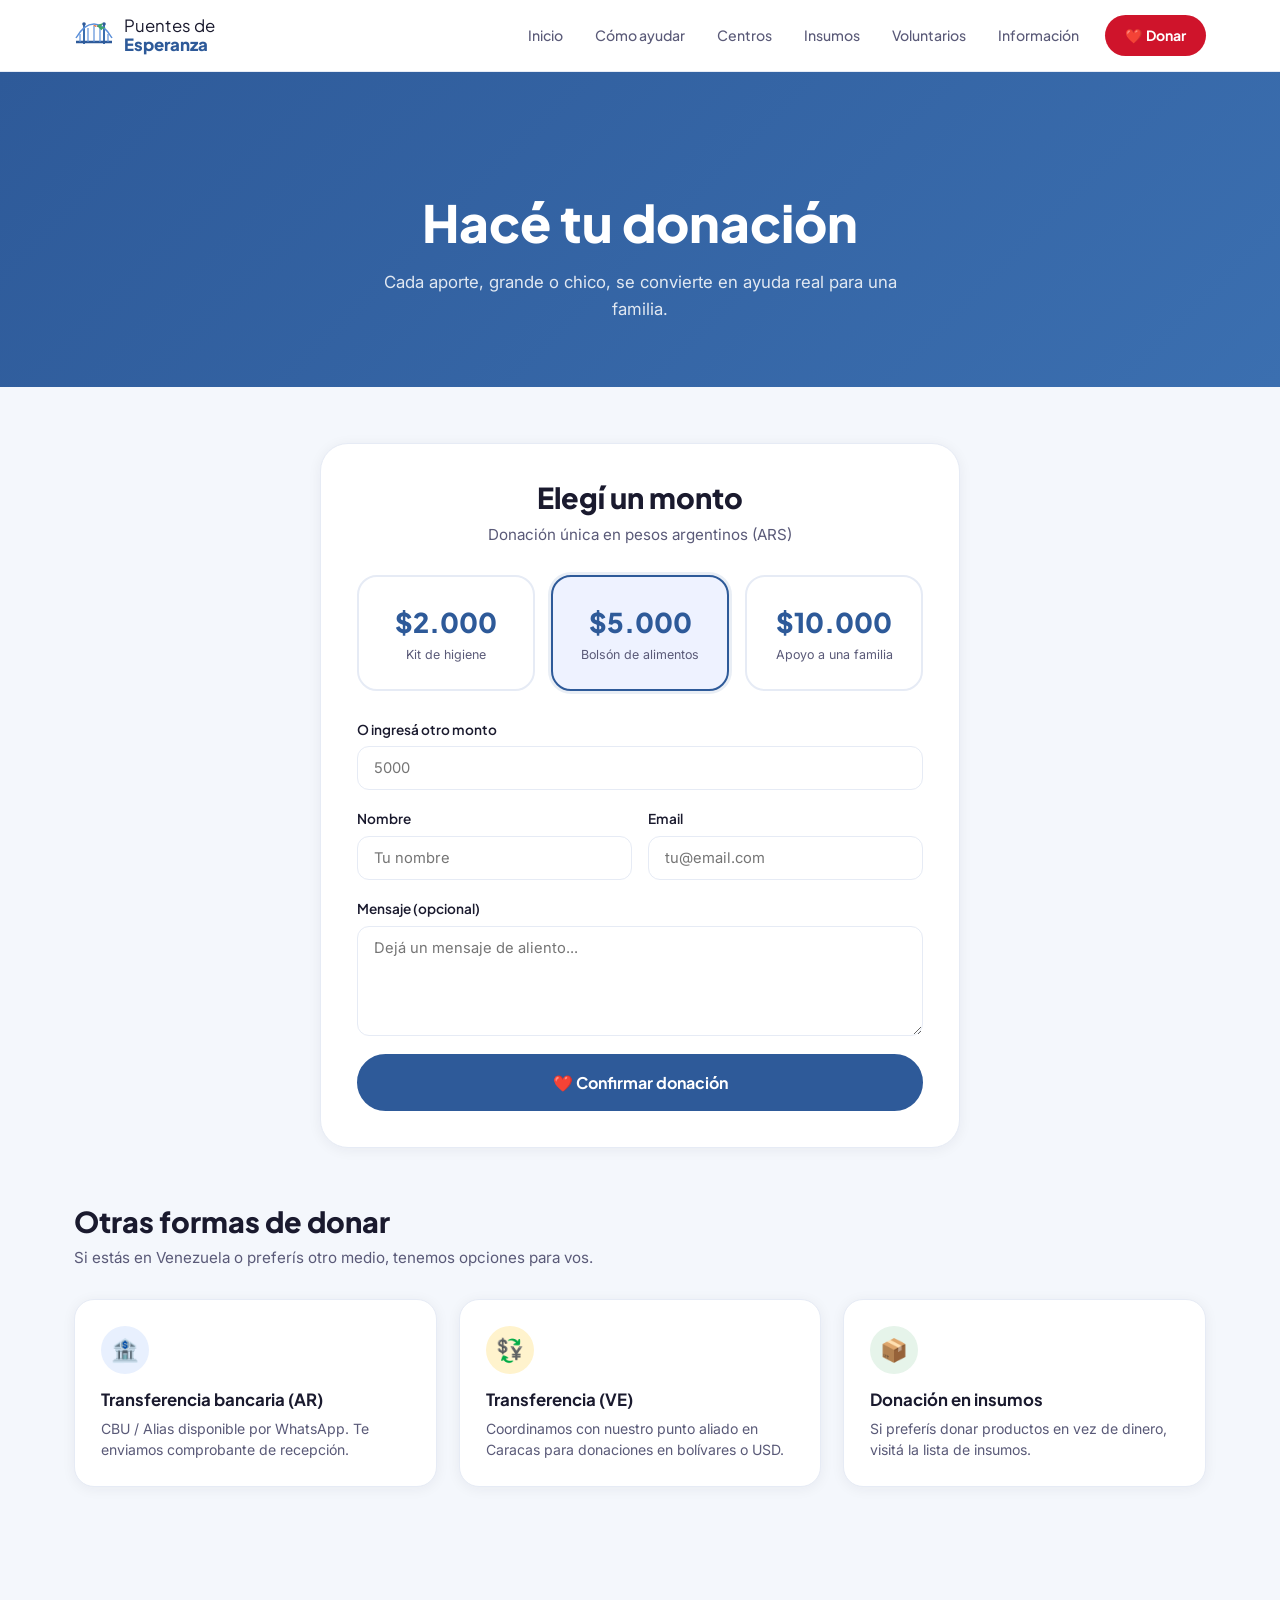
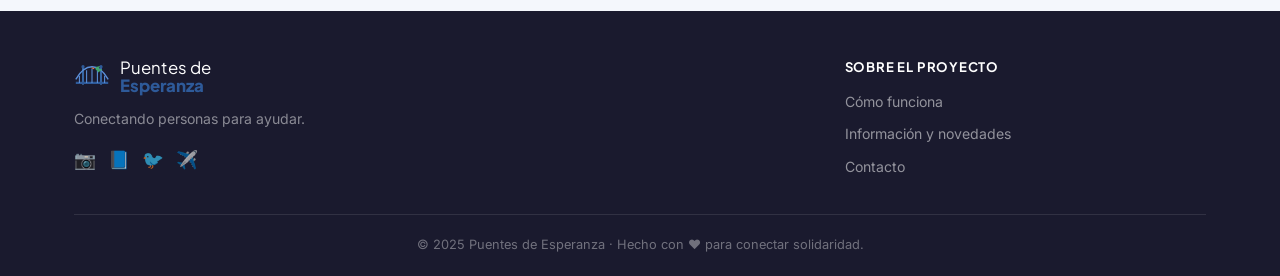
<file: pages/donaciones.html>
<!DOCTYPE html>
<html lang="es">
<head>
  <meta charset="UTF-8" />
  <meta name="viewport" content="width=device-width, initial-scale=1.0" />
  <title>Donaciones · Puentes de Esperanza</title>
  <link rel="preconnect" href="https://fonts.googleapis.com">
  <link href="https://fonts.googleapis.com/css2?family=Plus+Jakarta+Sans:wght@400;500;600;700;800&family=Inter:wght@400;500&display=swap" rel="stylesheet">
  <link rel="stylesheet" href="../css/styles.css" />
</head>
<body data-page="donaciones">

  <div id="header-root"></div>
  <div id="hero-root"></div>

  <div class="page-content">
    <div class="container">

      <div class="form-card">
        <h2 class="section-title" style="text-align:center;">Elegí un monto</h2>
        <p class="section-sub" style="text-align:center; margin-left:auto; margin-right:auto;">Donación única en pesos argentinos (ARS)</p>

        <div id="amount-selector-root"></div>

        <form id="donationForm">
          <div class="form-group">
            <label for="customAmount">O ingresá otro monto</label>
            <input type="number" id="customAmount" placeholder="5000" min="100">
          </div>
          <div class="form-row">
            <div class="form-group">
              <label for="donorName">Nombre</label>
              <input type="text" id="donorName" placeholder="Tu nombre" required>
            </div>
            <div class="form-group">
              <label for="donorEmail">Email</label>
              <input type="email" id="donorEmail" placeholder="tu@email.com" required>
            </div>
          </div>
          <div class="form-group">
            <label for="donorMessage">Mensaje (opcional)</label>
            <textarea id="donorMessage" placeholder="Dejá un mensaje de aliento..."></textarea>
          </div>
          <button type="submit" class="btn btn-primary btn-lg btn-block">❤️ Confirmar donación</button>
        </form>
      </div>

      <h2 class="section-title" style="margin-top:56px;">Otras formas de donar</h2>
      <p class="section-sub">Si estás en Venezuela o preferís otro medio, tenemos opciones para vos.</p>

      <div id="other-ways-root"></div>

    </div>
  </div>

  <div id="footer-root"></div>

  <script type="module">
    import { renderLayout } from "../js/header.js";
    import { initForms } from "../js/home.js";
    import { PageHero, CardGrid, DonationAmountSelector, DONATION_AMOUNTS, OTHER_DONATION_WAYS } from "../js/site.js";

    renderLayout({ activeKey: "donaciones", basePath: ".." });

    document.getElementById("hero-root").outerHTML = PageHero({
      title: "Hacé tu donación",
      subtitle: "Cada aporte, grande o chico, se convierte en ayuda real para una familia.",
    });

    document.getElementById("amount-selector-root").outerHTML =
      DonationAmountSelector(DONATION_AMOUNTS, { id: "amount-selector-root" });

    const cards = OTHER_DONATION_WAYS.map(
      (w) => `
        <div class="card">
          <div class="card-icon ${w.bg}">${w.icon}</div>
          <h3>${w.title}</h3>
          <p>${w.desc}</p>
        </div>`
    );
    document.getElementById("other-ways-root").outerHTML = CardGrid(cards, { id: "other-ways-root" });

    initForms();
  </script>
</body>
</html>
</file>
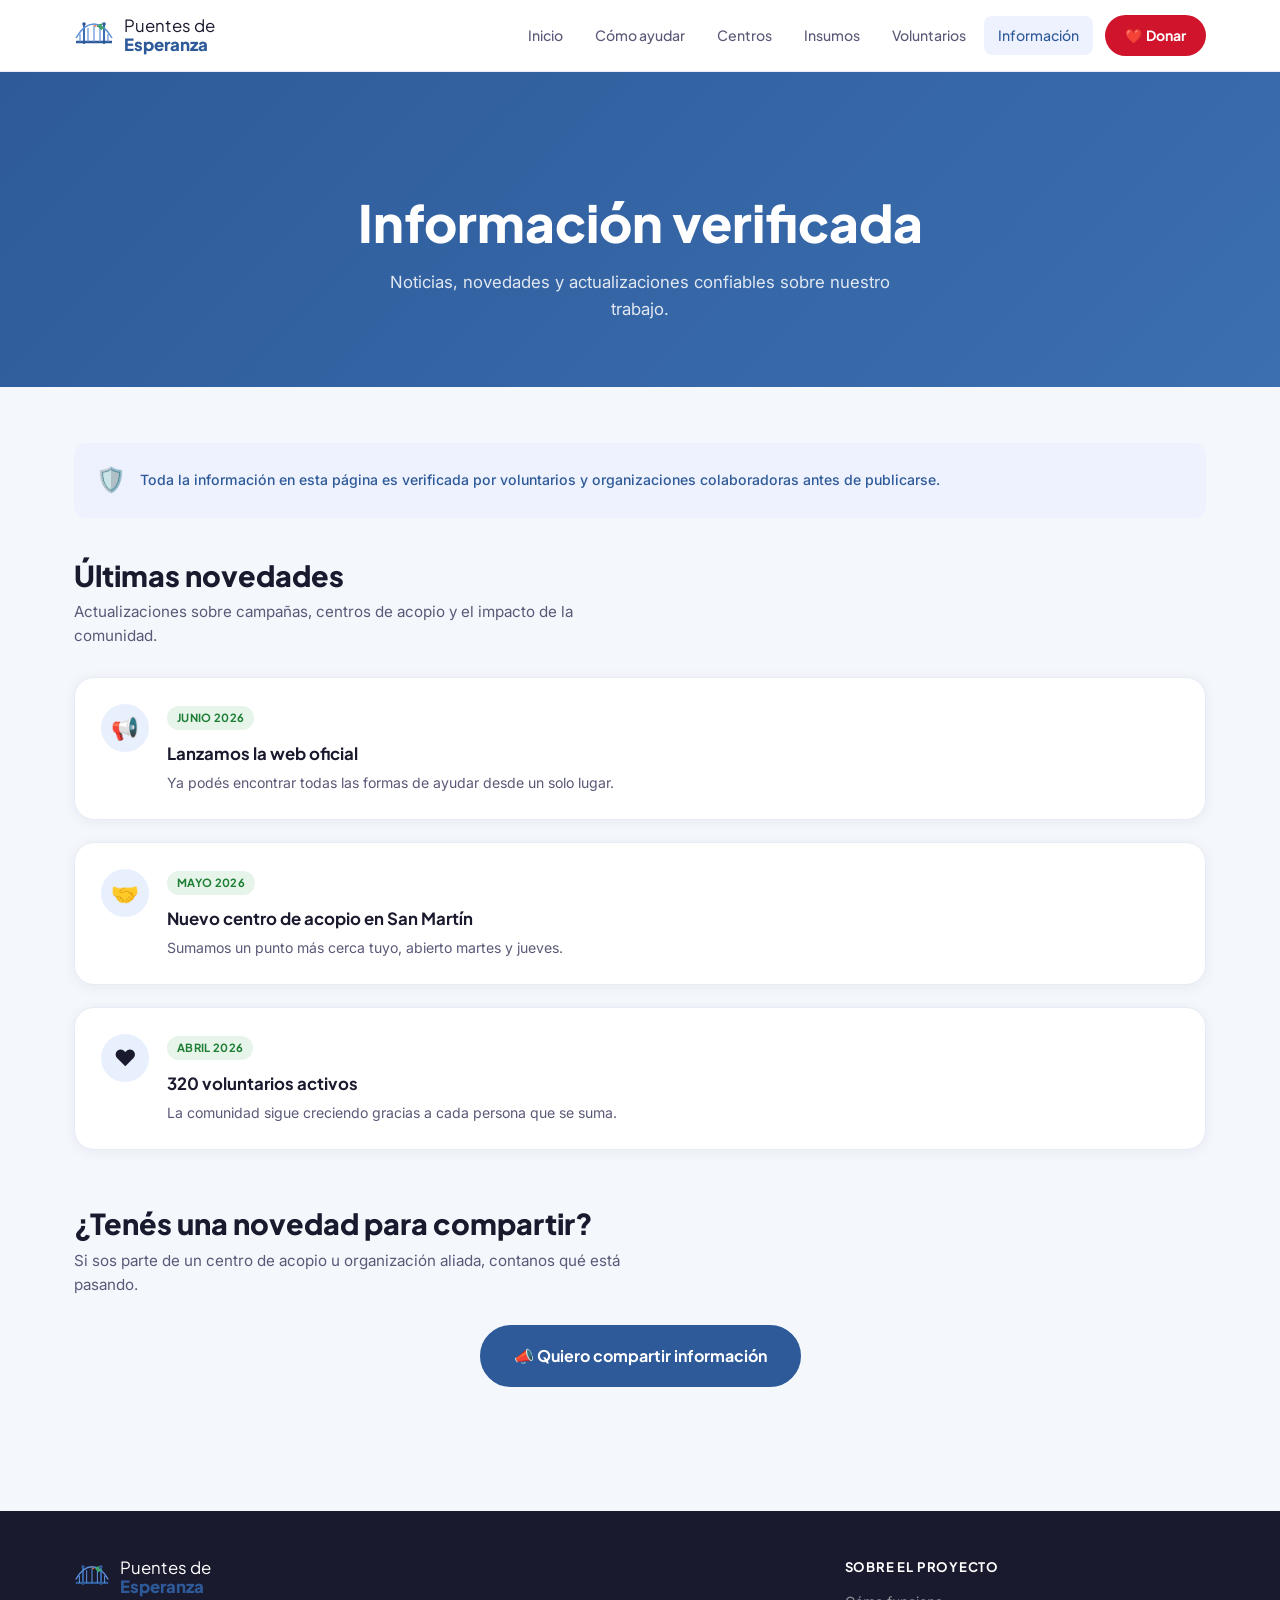
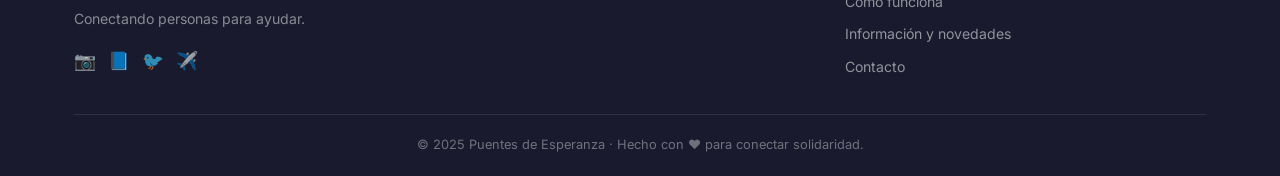
<file: pages/informacion.html>
<!DOCTYPE html>
<html lang="es">
<head>
  <meta charset="UTF-8" />
  <meta name="viewport" content="width=device-width, initial-scale=1.0" />
  <title>Información verificada · Puentes de Esperanza</title>
  <link rel="preconnect" href="https://fonts.googleapis.com">
  <link href="https://fonts.googleapis.com/css2?family=Plus+Jakarta+Sans:wght@400;500;600;700;800&family=Inter:wght@400;500&display=swap" rel="stylesheet">
  <link rel="stylesheet" href="../css/styles.css" />
</head>
<body data-page="informacion">

  <div id="header-root"></div>
  <div id="hero-root"></div>

  <div class="page-content">
    <div class="container">

      <div class="verified-banner" style="margin-bottom:40px;">
        <span class="verified-icon">🛡️</span>
        <p>Toda la información en esta página es verificada por voluntarios y organizaciones colaboradoras antes de publicarse.</p>
      </div>

      <h2 class="section-title">Últimas novedades</h2>
      <p class="section-sub">Actualizaciones sobre campañas, centros de acopio y el impacto de la comunidad.</p>

      <div id="news-list-root"></div>

      <h2 class="section-title" style="margin-top:56px;">¿Tenés una novedad para compartir?</h2>
      <p class="section-sub">Si sos parte de un centro de acopio u organización aliada, contanos qué está pasando.</p>

      <div style="text-align:center;">
        <a href="voluntarios.html" class="btn btn-primary btn-lg">📣 Quiero compartir información</a>
      </div>

    </div>
  </div>

  <div id="footer-root"></div>

  <script type="module">
    import { renderLayout } from "../js/header.js";
    import { PageHero, NEWS_ITEMS } from "../js/site.js";

    renderLayout({ activeKey: "informacion", basePath: ".." });

    document.getElementById("hero-root").outerHTML = PageHero({
      title: "Información verificada",
      subtitle: "Noticias, novedades y actualizaciones confiables sobre nuestro trabajo.",
    });

    const items = NEWS_ITEMS.map(
      (n) => `
        <div class="card" style="display:flex; gap:18px; align-items:flex-start;">
          <div class="card-icon bg-blue" style="margin-bottom:0; flex-shrink:0;">${n.icon}</div>
          <div>
            <span class="badge badge-ok" style="margin-bottom:8px;">${n.date}</span>
            <h3 style="margin-top:6px;">${n.title}</h3>
            <p>${n.desc}</p>
          </div>
        </div>`
    );

    document.getElementById("news-list-root").innerHTML = `
      <div class="cards-grid" style="grid-template-columns:1fr;">
        ${items.join("")}
      </div>`;
  </script>
</body>
</html>
</file>
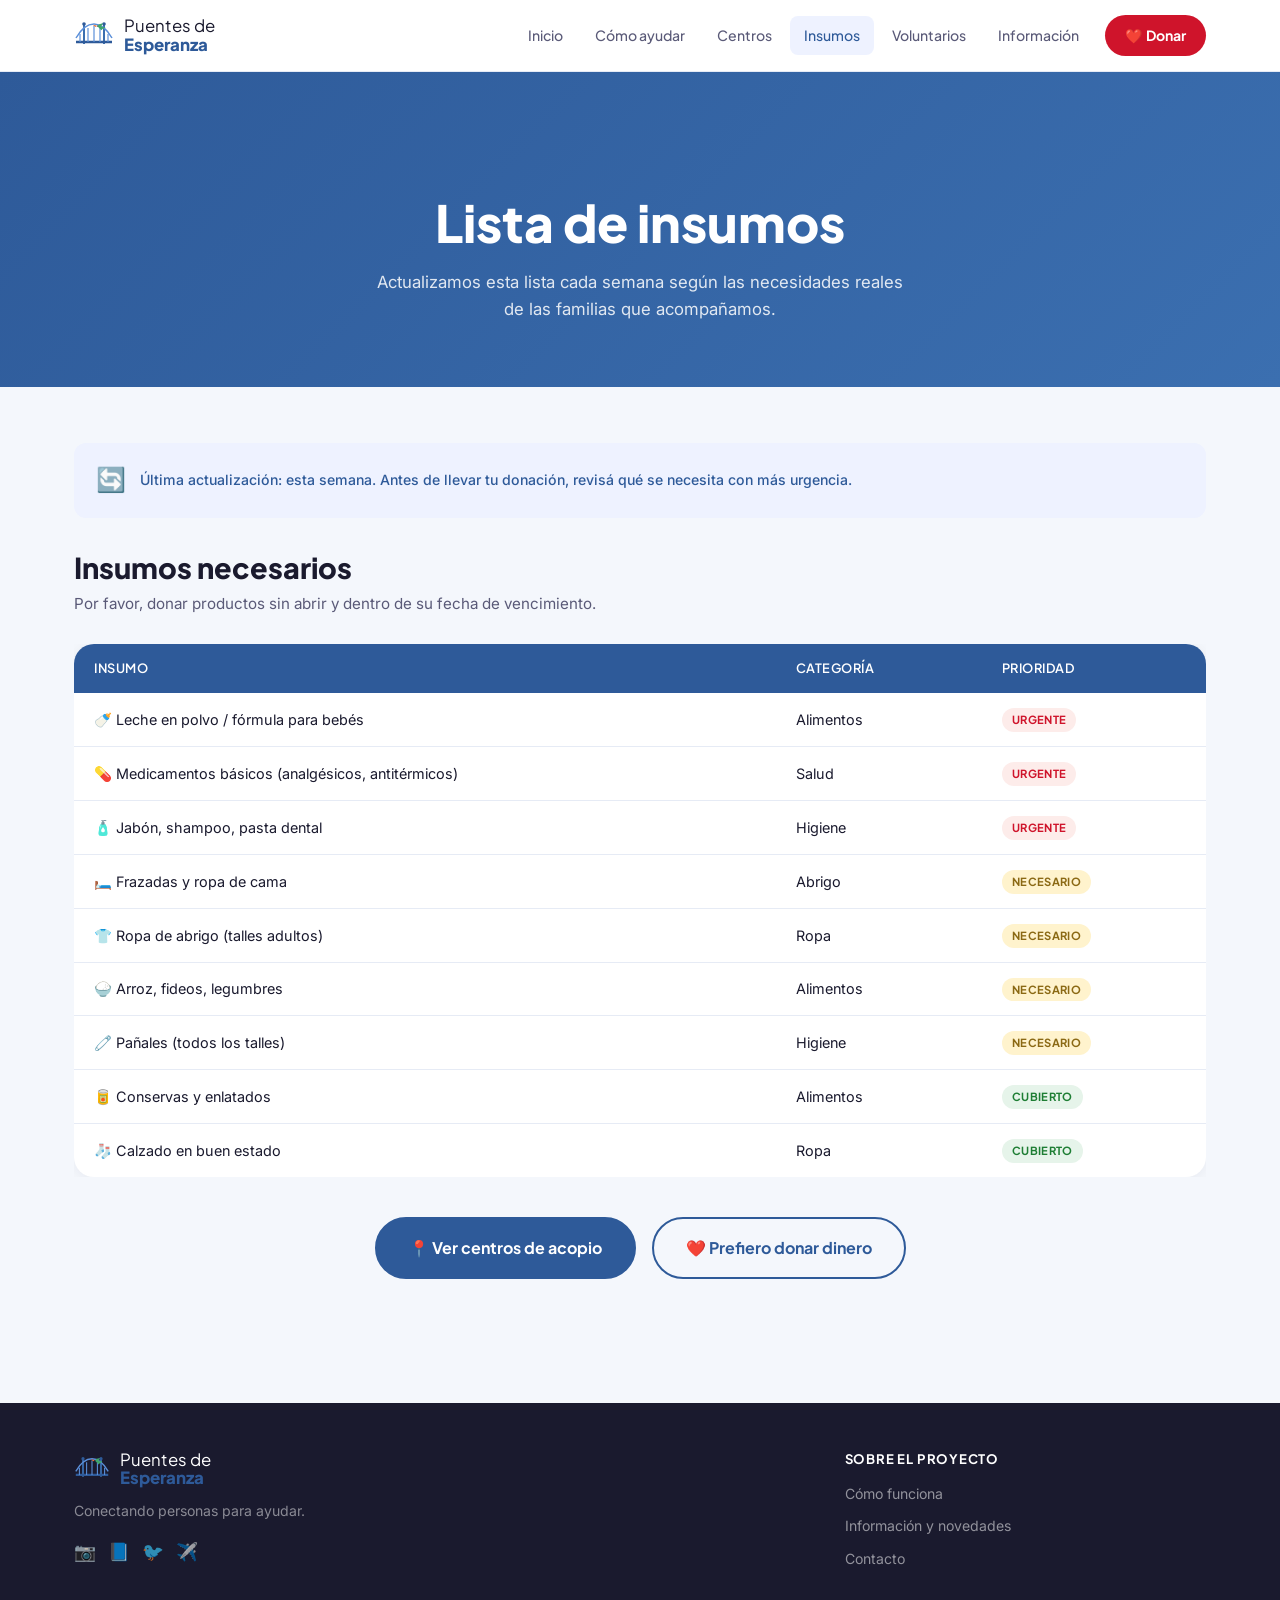
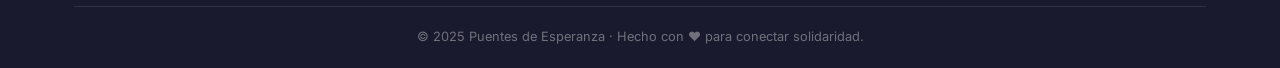
<file: pages/insumos.html>
<!DOCTYPE html>
<html lang="es">
<head>
  <meta charset="UTF-8" />
  <meta name="viewport" content="width=device-width, initial-scale=1.0" />
  <title>Lista de insumos · Puentes de Esperanza</title>
  <link rel="preconnect" href="https://fonts.googleapis.com">
  <link href="https://fonts.googleapis.com/css2?family=Plus+Jakarta+Sans:wght@400;500;600;700;800&family=Inter:wght@400;500&display=swap" rel="stylesheet">
  <link rel="stylesheet" href="../css/styles.css" />
</head>
<body data-page="insumos">

  <div id="header-root"></div>
  <div id="hero-root"></div>

  <div class="page-content">
    <div class="container">

      <div class="verified-banner" style="margin-bottom:32px;">
        <span class="verified-icon">🔄</span>
        <p>Última actualización: esta semana. Antes de llevar tu donación, revisá qué se necesita con más urgencia.</p>
      </div>

      <h2 class="section-title">Insumos necesarios</h2>
      <p class="section-sub">Por favor, donar productos sin abrir y dentro de su fecha de vencimiento.</p>

      <div style="overflow-x:auto;">
        <table class="insumos-table">
          <thead><tr><th>Insumo</th><th>Categoría</th><th>Prioridad</th></tr></thead>
          <tbody id="supplies-tbody"></tbody>
        </table>
      </div>

      <div style="text-align:center; margin-top:40px; display:flex; gap:16px; justify-content:center; flex-wrap:wrap;">
        <a href="centros.html" class="btn btn-primary btn-lg">📍 Ver centros de acopio</a>
        <a href="donaciones.html" class="btn btn-outline btn-lg">❤️ Prefiero donar dinero</a>
      </div>

    </div>
  </div>

  <div id="footer-root"></div>

  <script type="module">
    import { renderLayout } from "../js/header.js";
    import { PageHero, SUPPLY_ITEMS, PRIORITY_LABELS } from "../js/site.js";

    renderLayout({ activeKey: "insumos", basePath: ".." });

    document.getElementById("hero-root").outerHTML = PageHero({
      title: "Lista de insumos",
      subtitle: "Actualizamos esta lista cada semana según las necesidades reales de las familias que acompañamos.",
    });

    document.getElementById("supplies-tbody").innerHTML = SUPPLY_ITEMS.map((item) => {
      const p = PRIORITY_LABELS[item.priority];
      return `
            <tr>
              <td>${item.name}</td>
              <td>${item.category}</td>
              <td><span class="badge ${p.className}">${p.label}</span></td>
            </tr>`;
    }).join("");
  </script>
</body>
</html>
</file>
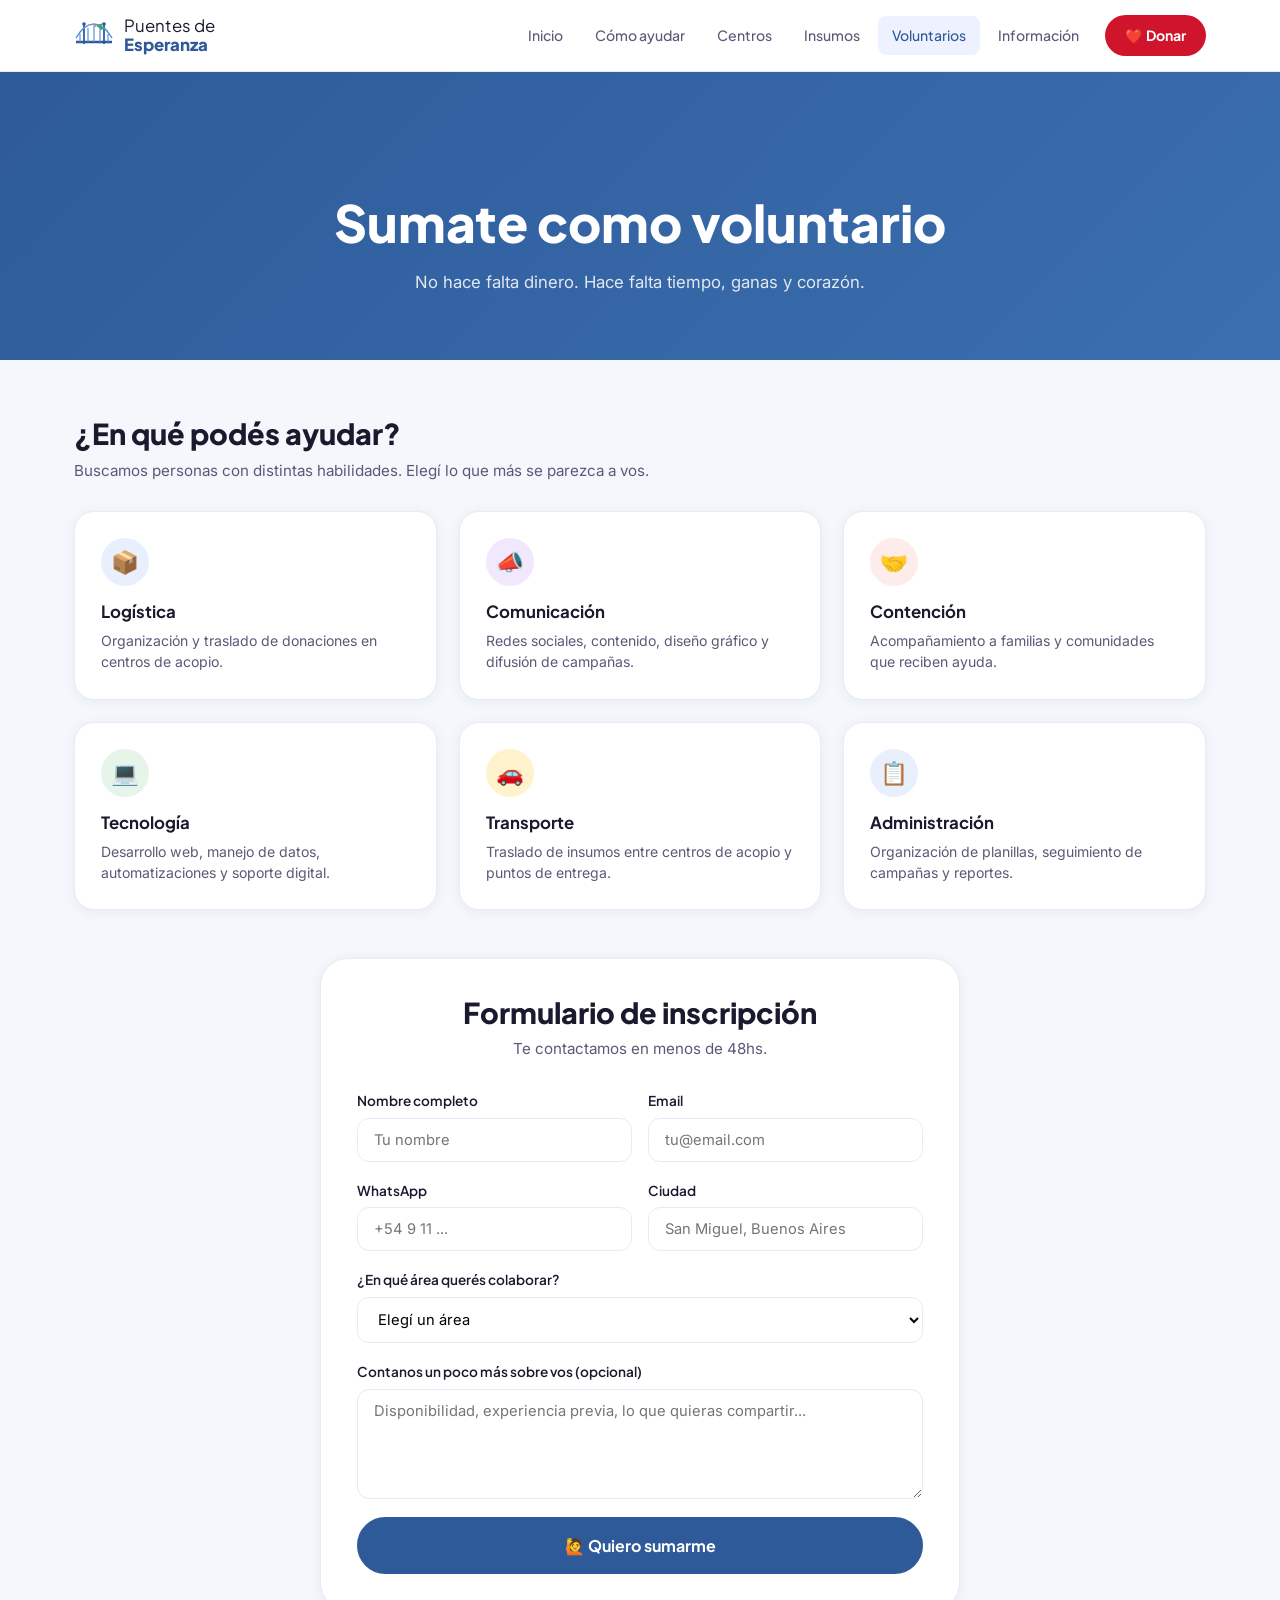
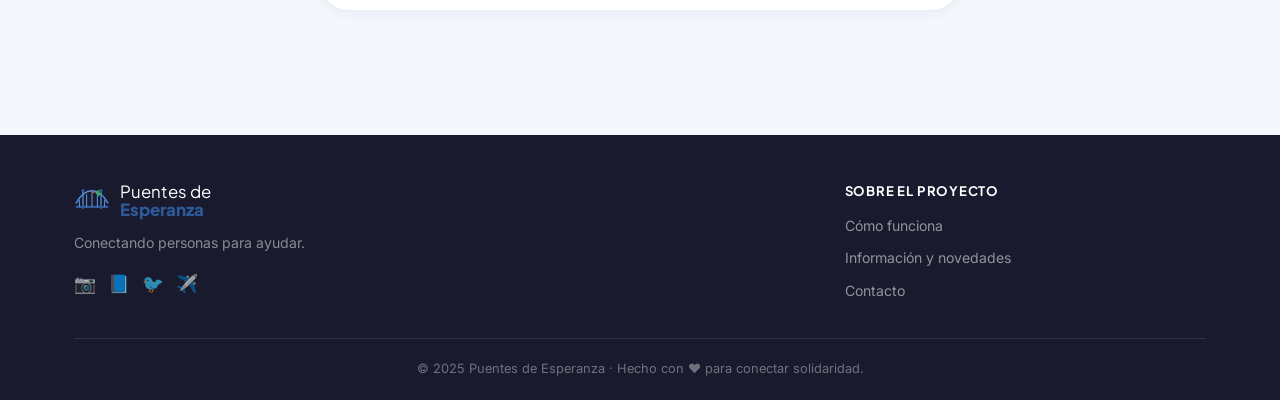
<file: pages/voluntarios.html>
<!DOCTYPE html>
<html lang="es">
<head>
  <meta charset="UTF-8" />
  <meta name="viewport" content="width=device-width, initial-scale=1.0" />
  <title>Sumate como voluntario · Puentes de Esperanza</title>
  <link rel="preconnect" href="https://fonts.googleapis.com">
  <link href="https://fonts.googleapis.com/css2?family=Plus+Jakarta+Sans:wght@400;500;600;700;800&family=Inter:wght@400;500&display=swap" rel="stylesheet">
  <link rel="stylesheet" href="../css/styles.css" />
</head>
<body data-page="voluntarios">

  <div id="header-root"></div>
  <div id="hero-root"></div>

  <div class="page-content">
    <div class="container">

      <h2 class="section-title">¿En qué podés ayudar?</h2>
      <p class="section-sub">Buscamos personas con distintas habilidades. Elegí lo que más se parezca a vos.</p>

      <div id="areas-grid-root" style="margin-bottom:48px;"></div>

      <div class="form-card">
        <h2 class="section-title" style="text-align:center;">Formulario de inscripción</h2>
        <p class="section-sub" style="text-align:center; margin-left:auto; margin-right:auto;">Te contactamos en menos de 48hs.</p>

        <form id="volunteerForm">
          <div class="form-row">
            <div class="form-group">
              <label for="volName">Nombre completo</label>
              <input type="text" id="volName" placeholder="Tu nombre" required>
            </div>
            <div class="form-group">
              <label for="volEmail">Email</label>
              <input type="email" id="volEmail" placeholder="tu@email.com" required>
            </div>
          </div>
          <div class="form-row">
            <div class="form-group">
              <label for="volPhone">WhatsApp</label>
              <input type="tel" id="volPhone" placeholder="+54 9 11 ..." required>
            </div>
            <div class="form-group">
              <label for="volCity">Ciudad</label>
              <input type="text" id="volCity" placeholder="San Miguel, Buenos Aires" required>
            </div>
          </div>
          <div class="form-group">
            <label for="volArea">¿En qué área querés colaborar?</label>
            <select id="volArea" required>
              <option value="">Elegí un área</option>
              <option>Logística</option>
              <option>Comunicación</option>
              <option>Contención</option>
              <option>Tecnología</option>
              <option>Transporte</option>
              <option>Administración</option>
              <option>Otra</option>
            </select>
          </div>
          <div class="form-group">
            <label for="volMessage">Contanos un poco más sobre vos (opcional)</label>
            <textarea id="volMessage" placeholder="Disponibilidad, experiencia previa, lo que quieras compartir..."></textarea>
          </div>
          <button type="submit" class="btn btn-primary btn-lg btn-block">🙋 Quiero sumarme</button>
        </form>
      </div>

    </div>
  </div>

  <div id="footer-root"></div>

  <script type="module">
    import { renderLayout } from "../js/header.js";
    import { initForms } from "../js/home.js";
    import { PageHero, CardGrid, VOLUNTEER_AREAS } from "../js/site.js";

    renderLayout({ activeKey: "voluntarios", basePath: ".." });

    document.getElementById("hero-root").outerHTML = PageHero({
      title: "Sumate como voluntario",
      subtitle: "No hace falta dinero. Hace falta tiempo, ganas y corazón.",
    });

    const cards = VOLUNTEER_AREAS.map(
      (a) => `
        <div class="card">
          <div class="card-icon ${a.bg}">${a.icon}</div>
          <h3>${a.title}</h3>
          <p>${a.desc}</p>
        </div>`
    );
    document.getElementById("areas-grid-root").outerHTML = CardGrid(cards, { id: "areas-grid-root", style: "margin-bottom:48px;" });

    initForms();
  </script>
</body>
</html>
</file>
<file: css/styles.css>
/* =========================================
   base.css
   Design tokens, reset, tipografía base.
   En Next.js esto sería globals.css o tailwind.config tokens.
   ========================================= */

:root {
  /* Paleta */
  --white:    #FFFFFF;
  --celeste:  #74BCEB;
  --azul:     #2E5A99;
  --azul-deep:#1A1A2E;
  --rojo:     #CF142B;
  --amarillo: #F4C430;
  --verde:    #2E9E6B;
  --bg:       #F4F7FC;
  --text:     #1A1A2E;
  --text-mid: #5A5A78;
  --text-light:#9090A8;
  --card-bg:  #FFFFFF;
  --border:   #E6EBF5;

  /* Tints (fondos suaves para iconos/badges) */
  --tint-rose:   #FDECEA;
  --tint-amber:  #FFF3CD;
  --tint-blue:   #E8F0FE;
  --tint-green:  #E6F4EA;
  --tint-purple: #F1E8FE;

  /* Radii */
  --radius-sm: 12px;
  --radius-md: 20px;
  --radius-lg: 28px;

  /* Shadows */
  --shadow-sm: 0 2px 14px rgba(26,26,46,0.06);
  --shadow-md: 0 10px 32px rgba(26,26,46,0.10);

  /* Fonts */
  --font-display: 'Plus Jakarta Sans', sans-serif;
  --font-body:    'Inter', sans-serif;
}

*, *::before, *::after { box-sizing: border-box; margin: 0; padding: 0; }
html { scroll-behavior: smooth; }

body {
  font-family: var(--font-body);
  background: var(--bg);
  color: var(--text);
  line-height: 1.6;
}

h1, h2, h3, h4 { font-family: var(--font-display); line-height: 1.2; }
a { text-decoration: none; color: inherit; }
img { max-width: 100%; display: block; }

.container { max-width: 1180px; margin: 0 auto; padding: 0 24px; }

@media (prefers-reduced-motion: reduce) {
  * { transition: none !important; animation: none !important; }
}

/* ── Utility color/background classes (usadas por componentes JS) ── */
.bg-rose   { background: var(--tint-rose); }
.bg-amber  { background: var(--tint-amber); }
.bg-blue   { background: var(--tint-blue); }
.bg-green  { background: var(--tint-green); }
.bg-purple { background: var(--tint-purple); }

.bg-rose-soft   { background: var(--tint-rose); }
.bg-blue-soft   { background: var(--tint-blue); }
.bg-green-soft  { background: var(--tint-green); }
.bg-purple-soft { background: var(--tint-purple); }

.text-rose   { color: var(--rojo); }
.text-blue   { color: var(--azul); }
.text-green  { color: var(--verde); }
.text-purple { color: #8B5CF6; }
/* =========================================
   layout.css
   Nav, grid de página, sidebar, footer.
   En Next.js: estilos de Header.module.css, Footer.module.css, Layout.module.css
   ========================================= */

/* ── NAV ── */
.nav {
  position: sticky;
  top: 0; left: 0; right: 0;
  z-index: 100;
  background: rgba(255,255,255,0.95);
  backdrop-filter: blur(12px);
  border-bottom: 1px solid var(--border);
  height: 72px;
}
.nav-inner {
  max-width: 1180px;
  margin: 0 auto;
  padding: 0 24px;
  height: 100%;
  display: flex;
  align-items: center;
  justify-content: space-between;
}
.logo { display: flex; align-items: center; gap: 10px; }
.logo-icon { flex-shrink: 0; }
.logo-text {
  display: flex; flex-direction: column; line-height: 1.1;
  font-family: var(--font-display); font-size: 1.05rem; color: var(--text);
}
.logo-text strong { color: var(--azul); font-weight: 800; }

.nav-links { display: flex; align-items: center; gap: 4px; }
.nav-links a {
  font-family: var(--font-display);
  font-size: 0.88rem; font-weight: 500;
  color: var(--text-mid);
  padding: 8px 14px;
  border-radius: 8px;
  transition: all 0.2s;
}
.nav-links a:hover, .nav-links a.active { color: var(--azul); background: #EEF2FF; }

.nav-cta {
  background: var(--rojo) !important;
  color: white !important;
  border-radius: 50px !important;
  padding: 9px 20px !important;
  font-weight: 700 !important;
  margin-left: 8px;
}
.nav-cta:hover { background: #a5102a !important; transform: translateY(-1px); box-shadow: 0 4px 12px rgba(207,20,43,0.3); }

.hamburger {
  display: none; flex-direction: column; gap: 5px;
  background: none; border: none; cursor: pointer; padding: 8px;
}
.hamburger span { display: block; width: 24px; height: 2px; background: var(--text); border-radius: 2px; }

/* ── PAGE LAYOUT (main + sidebar, usado en Inicio) ── */
.page-layout {
  max-width: 1180px;
  margin: 0 auto;
  padding: 32px 24px 64px;
  display: grid;
  grid-template-columns: 1fr 360px;
  gap: 28px;
  align-items: start;
}
.main-col { display: flex; flex-direction: column; gap: 28px; min-width: 0; }
.sidebar { display: flex; flex-direction: column; gap: 20px; position: sticky; top: 96px; }

/* ── SIDEBAR CARDS ── */
.sidebar-card {
  background: var(--card-bg);
  border-radius: var(--radius-md);
  border: 1px solid var(--border);
  padding: 28px;
  box-shadow: var(--shadow-sm);
}
.sidebar-card h3 { font-size: 1.05rem; font-weight: 800; margin-bottom: 18px; }
.sidebar-card p { font-size: 0.88rem; color: var(--text-mid); margin-bottom: 16px; line-height: 1.5; }
.highlight-card { background: #EEF2FF; border-color: #DDE6FB; }

.steps { display: flex; flex-direction: column; gap: 20px; }
.step { display: flex; gap: 14px; align-items: flex-start; }
.step-num {
  width: 38px; height: 38px; border-radius: 50%;
  display: flex; align-items: center; justify-content: center;
  font-size: 1rem; flex-shrink: 0;
}
.step h4 { font-size: 0.88rem; font-weight: 700; margin-bottom: 3px; color: var(--text); }
.step p { font-size: 0.8rem; color: var(--text-mid); margin-bottom: 0; line-height: 1.4; }

.allies-row { display: flex; gap: 12px; justify-content: space-between; }
.ally-icon {
  width: 48px; height: 48px;
  border-radius: 50%;
  background: var(--bg);
  display: flex; align-items: center; justify-content: center;
  font-size: 1.3rem;
}

/* ── INNER PAGE HERO ── */
.page-hero {
  background: linear-gradient(135deg, var(--azul) 0%, #3B6FB0 100%);
  padding: 120px 24px 64px;
  text-align: center;
  color: white;
}
.page-hero h1 { font-size: clamp(2rem, 5vw, 3.2rem); font-weight: 800; margin-bottom: 16px; color: white; }
.page-hero p { font-size: 1.05rem; opacity: 0.85; max-width: 540px; margin: 0 auto; }
.page-content { padding: 56px 0 96px; }

/* ── FOOTER ── */
.footer { background: var(--azul-deep); color: rgba(255,255,255,0.75); padding: 48px 0 0; margin-top: 28px; }
.footer-grid { display: grid; grid-template-columns: 2fr 1fr; gap: 48px; padding-bottom: 36px; border-bottom: 1px solid rgba(255,255,255,0.1); }
.footer-brand .logo-text { color: white; }
.footer-brand p { font-size: 0.88rem; opacity: 0.65; margin: 12px 0 16px; }
.footer-social { display: flex; gap: 12px; font-size: 1.1rem; }
.footer-links { display: flex; flex-direction: column; gap: 10px; }
.footer-links h4 { color: white; font-family: var(--font-display); font-size: 0.82rem; font-weight: 700; letter-spacing: 0.06em; text-transform: uppercase; margin-bottom: 6px; }
.footer-links a { font-size: 0.88rem; opacity: 0.7; transition: opacity 0.2s; }
.footer-links a:hover { opacity: 1; color: var(--celeste); }
.footer-bottom { padding: 20px 0; text-align: center; font-size: 0.8rem; opacity: 0.5; }

/* ── RESPONSIVE (layout-level) ── */
@media (max-width: 980px) {
  .page-layout { grid-template-columns: 1fr; }
  .sidebar { position: static; }
}

@media (max-width: 600px) {
  .nav-links {
    display: none; position: fixed; top: 72px; left: 0; right: 0;
    background: white; flex-direction: column; align-items: stretch;
    padding: 16px; border-bottom: 1px solid var(--border); box-shadow: var(--shadow-md); gap: 4px;
  }
  .nav-links.open { display: flex; }
  .nav-links a { padding: 12px 16px; border-radius: 8px; }
  .hamburger { display: flex; }

  .page-layout { padding: 20px 16px 48px; gap: 20px; }
  .footer-grid { grid-template-columns: 1fr; gap: 28px; }
}
/* =========================================
   components.css
   Botones, cards, badges, forms, tablas, tags.
   En Next.js: cada bloque sería un *.module.css junto a su componente .jsx
   ========================================= */

/* ── BUTTONS ── */
.btn {
  display: inline-flex;
  align-items: center;
  justify-content: center;
  gap: 8px;
  padding: 14px 28px;
  border-radius: 50px;
  font-family: var(--font-display);
  font-weight: 700;
  font-size: 0.95rem;
  cursor: pointer;
  border: 2px solid transparent;
  transition: all 0.2s ease;
  white-space: nowrap;
}
.btn-lg { padding: 16px 32px; font-size: 1rem; }
.btn-block { width: 100%; }

.btn-primary { background: var(--azul); color: var(--white); border-color: var(--azul); }
.btn-primary:hover { background: #1f4377; transform: translateY(-2px); box-shadow: 0 8px 24px rgba(46,90,153,0.3); }

.btn-outline { background: transparent; color: var(--azul); border-color: var(--azul); }
.btn-outline:hover { background: var(--azul); color: white; }

/* ── SECTION TITLES ── */
.section-title { font-size: clamp(1.4rem, 2.5vw, 1.8rem); font-weight: 800; color: var(--text); margin-bottom: 8px; }
.section-title.center { text-align: center; margin-bottom: 28px; }
.section-sub { font-size: 0.95rem; color: var(--text-mid); max-width: 580px; margin-bottom: 28px; }

/* ── GENERIC CARD (usado por Card.js en todas las páginas) ── */
.cards-grid { display: grid; grid-template-columns: repeat(auto-fill, minmax(280px, 1fr)); gap: 22px; }
.card {
  display: block;
  background: var(--card-bg);
  border: 1px solid var(--border);
  border-radius: var(--radius-md);
  padding: 26px;
  box-shadow: var(--shadow-sm);
  transition: all 0.2s;
}
.card:hover { box-shadow: var(--shadow-md); transform: translateY(-3px); }
.card-icon {
  width: 48px; height: 48px; border-radius: 50%;
  display: flex; align-items: center; justify-content: center;
  font-size: 1.4rem; margin-bottom: 16px;
}
.card h3 { font-size: 1.05rem; font-weight: 700; margin-bottom: 8px; }
.card p { font-size: 0.88rem; color: var(--text-mid); line-height: 1.5; }

/* Variante compacta usada en la grilla de 5 de Inicio */
.help-icon {
  width: 48px; height: 48px; border-radius: 50%;
  display: flex; align-items: center; justify-content: center;
  font-size: 1.4rem; margin-bottom: 14px;
}

/* ── VERIFIED / INFO BANNER ── */
.verified-banner {
  display: flex; align-items: center; gap: 14px;
  background: #EEF2FF;
  border-radius: var(--radius-sm);
  padding: 18px 22px;
}
.verified-icon { font-size: 1.5rem; flex-shrink: 0; }
.verified-banner p { font-size: 0.88rem; color: var(--azul); font-weight: 500; }

/* ── FAQ ACCORDION ── */
.faq-list { display: flex; flex-direction: column; gap: 16px; max-width: 760px; }
.faq-item {
  background: var(--card-bg);
  border: 1px solid var(--border);
  border-radius: var(--radius-sm);
  padding: 18px 22px;
  box-shadow: var(--shadow-sm);
}
.faq-item summary {
  font-family: var(--font-display);
  font-weight: 700;
  font-size: 0.95rem;
  cursor: pointer;
  list-style: none;
  display: flex;
  justify-content: space-between;
  align-items: center;
}
.faq-item summary::-webkit-details-marker { display: none; }
.faq-item summary::after {
  content: '+';
  font-size: 1.3rem;
  color: var(--azul);
  font-weight: 400;
  margin-left: 12px;
  flex-shrink: 0;
}
.faq-item[open] summary::after { content: '−'; }
.faq-item p { font-size: 0.88rem; color: var(--text-mid); margin-top: 12px; line-height: 1.6; }

/* ── FORM ── */
.form-group { display: flex; flex-direction: column; gap: 6px; margin-bottom: 18px; }
.form-group label { font-family: var(--font-display); font-size: 0.85rem; font-weight: 600; }
.form-group input, .form-group select, .form-group textarea {
  padding: 12px 16px; border: 1.5px solid var(--border); border-radius: var(--radius-sm);
  font-family: var(--font-body); font-size: 0.92rem; background: white; outline: none; transition: border-color 0.2s;
}
.form-group input:focus, .form-group select:focus, .form-group textarea:focus {
  border-color: var(--azul); box-shadow: 0 0 0 3px rgba(46,90,153,0.08);
}
.form-group textarea { min-height: 110px; resize: vertical; }
.form-row { display: grid; grid-template-columns: 1fr 1fr; gap: 16px; }
.form-card {
  background: var(--card-bg); border: 1px solid var(--border); border-radius: var(--radius-lg);
  padding: 36px; box-shadow: var(--shadow-sm); max-width: 640px; margin: 0 auto;
}

.newsletter-form { display: flex; flex-direction: column; gap: 12px; }
.newsletter-form input {
  padding: 12px 16px; border: 1.5px solid var(--border); border-radius: var(--radius-sm);
  font-family: var(--font-body); font-size: 0.9rem; outline: none; transition: border-color 0.2s;
}
.newsletter-form input:focus { border-color: var(--azul); }

/* ── TABLE (insumos) ── */
.insumos-table { width: 100%; border-collapse: collapse; background: white; border-radius: var(--radius-md); overflow: hidden; box-shadow: var(--shadow-sm); }
.insumos-table th { background: var(--azul); color: white; font-family: var(--font-display); font-size: 0.8rem; font-weight: 600; letter-spacing: 0.04em; text-transform: uppercase; padding: 14px 20px; text-align: left; }
.insumos-table td { padding: 14px 20px; font-size: 0.9rem; border-bottom: 1px solid var(--border); }
.insumos-table tr:last-child td { border-bottom: none; }
.insumos-table tr:hover td { background: #F4F7FC; }

.badge { display: inline-block; font-size: 0.7rem; font-weight: 700; font-family: var(--font-display); padding: 3px 10px; border-radius: 50px; text-transform: uppercase; letter-spacing: 0.03em; }
.badge-urgent { background: #FDECEA; color: var(--rojo); }
.badge-needed { background: #FFF3CD; color: #8B6914; }
.badge-ok { background: #E6F4EA; color: #1E7E34; }

/* ── MAP PLACEHOLDER ── */
.map-placeholder {
  background: linear-gradient(135deg, #EEF2FF 0%, #E8F0FE 100%);
  border: 2px dashed var(--celeste); border-radius: var(--radius-md);
  padding: 56px; text-align: center; color: var(--text-mid);
}
.map-placeholder .map-icon { font-size: 3.5rem; margin-bottom: 14px; }
.map-placeholder h3 { font-size: 1.1rem; font-weight: 700; margin-bottom: 8px; color: var(--text); }

/* ── EMPTY STATE (usado cuando todavía no hay datos reales que mostrar) ── */
.empty-state {
  background: var(--card-bg);
  border: 1.5px dashed var(--border);
  border-radius: var(--radius-md);
  padding: 56px 32px;
  text-align: center;
  color: var(--text-mid);
}
.empty-state-icon {
  font-size: 2.6rem;
  margin-bottom: 16px;
  opacity: 0.6;
}
.empty-state h3 {
  font-size: 1.1rem;
  font-weight: 700;
  color: var(--text);
  margin-bottom: 10px;
}
.empty-state p {
  font-size: 0.92rem;
  max-width: 460px;
  margin: 0 auto;
  line-height: 1.6;
}

/* ── DONATION CARDS ── */
.donation-options { display: grid; grid-template-columns: repeat(3, 1fr); gap: 16px; margin-bottom: 28px; }
.donation-card {
  background: white; border: 2px solid var(--border); border-radius: var(--radius-md);
  padding: 24px 18px; text-align: center; cursor: pointer; transition: all 0.2s;
}
.donation-card:hover, .donation-card.selected { border-color: var(--azul); box-shadow: 0 0 0 3px rgba(46,90,153,0.1); }
.donation-card.selected { background: #EEF2FF; }
.donation-amount { font-family: var(--font-display); font-size: 1.7rem; font-weight: 800; color: var(--azul); }
.donation-desc { font-size: 0.78rem; color: var(--text-mid); }

/* ── RESPONSIVE ── */
@media (max-width: 600px) {
  .form-row { grid-template-columns: 1fr; }
  .donation-options { grid-template-columns: 1fr; }
}
/* =========================================
   pages.css
   Estilos específicos de la página de Inicio
   (hero ilustrado, impacto, cita, por qué).
   En Next.js: Home.module.css
   ========================================= */

/* ── HERO CARD ── */
.hero-card {
  background: var(--card-bg);
  border-radius: var(--radius-lg);
  border: 1px solid var(--border);
  padding: 48px;
  display: grid;
  grid-template-columns: 1fr 1fr;
  gap: 32px;
  align-items: center;
  overflow: hidden;
  box-shadow: var(--shadow-sm);
}
.hero-text h1 {
  font-size: clamp(1.8rem, 3vw, 2.5rem);
  font-weight: 800;
  color: var(--text);
  margin-bottom: 18px;
  letter-spacing: -0.01em;
}
.hero-text p { font-size: 1rem; color: var(--text-mid); margin-bottom: 28px; max-width: 420px; }
.hero-visual img { width: 100%; border-radius: var(--radius-md); }

/* ── HELP SECTION (5 circular icon cards) ── */
.help-section {
  background: var(--card-bg);
  border-radius: var(--radius-lg);
  border: 1px solid var(--border);
  padding: 40px;
  box-shadow: var(--shadow-sm);
}
.help-grid { display: grid; grid-template-columns: repeat(5, 1fr); gap: 16px; margin-bottom: 24px; }
.help-card {
  display: flex; flex-direction: column; align-items: flex-start;
  padding: 20px 16px; border-radius: var(--radius-sm);
  background: var(--bg); border: 1px solid var(--border); transition: all 0.2s;
}
.help-card:hover { transform: translateY(-4px); box-shadow: var(--shadow-md); border-color: transparent; }
.help-card h3 { font-size: 0.95rem; font-weight: 700; margin-bottom: 6px; color: var(--text); }
.help-card p { font-size: 0.8rem; color: var(--text-mid); line-height: 1.5; }

/* ── WHY SECTION ── */
.why-section {
  background: var(--card-bg);
  border-radius: var(--radius-lg);
  border: 1px solid var(--border);
  padding: 40px;
  box-shadow: var(--shadow-sm);
}
.why-grid { display: grid; grid-template-columns: repeat(3, 1fr); gap: 20px; }
.why-item { display: flex; flex-direction: column; gap: 10px; }
.why-icon { font-size: 1.6rem; }
.why-item p { font-size: 0.9rem; color: var(--text-mid); line-height: 1.5; }

/* ── IMPACT SECTION ── */
.impact-section {
  background: var(--card-bg);
  border-radius: var(--radius-lg);
  border: 1px solid var(--border);
  padding: 36px 40px;
  box-shadow: var(--shadow-sm);
}
.impact-title { font-size: 1.15rem; font-weight: 700; text-align: center; margin-bottom: 28px; }
.impact-row { display: flex; justify-content: space-around; gap: 16px; }
.impact-item { display: flex; flex-direction: column; align-items: center; gap: 8px; }
.impact-circle {
  width: 56px; height: 56px; border-radius: 50%;
  display: flex; align-items: center; justify-content: center;
  font-size: 1.4rem; margin-bottom: 4px;
}
.impact-num { font-family: var(--font-display); font-size: 1.8rem; font-weight: 800; color: var(--text); line-height: 1; }
.impact-num::after { content: '+'; }
.impact-label { font-size: 0.82rem; color: var(--text-mid); text-align: center; }

/* ── QUOTE BANNER ── */
.quote-banner {
  background: var(--azul-deep);
  border-radius: var(--radius-lg);
  padding: 32px 40px;
  display: flex; align-items: center; gap: 18px;
  color: white;
}
.quote-bird, .quote-heart { font-size: 1.3rem; flex-shrink: 0; opacity: 0.8; }
.quote-banner p { font-size: 0.98rem; font-style: italic; line-height: 1.6; flex: 1; }

/* ── RESPONSIVE ── */
@media (max-width: 980px) {
  .hero-card { grid-template-columns: 1fr; }
  .hero-visual { order: -1; }
  .help-grid { grid-template-columns: repeat(3, 1fr); }
  .why-grid { grid-template-columns: 1fr; }
}

@media (max-width: 600px) {
  .hero-card, .help-section, .why-section, .impact-section { padding: 24px; }
  .help-grid { grid-template-columns: 1fr 1fr; }
  .impact-row { flex-direction: column; gap: 24px; }
  .quote-banner { flex-direction: column; text-align: center; padding: 28px 24px; }
}
</file>
